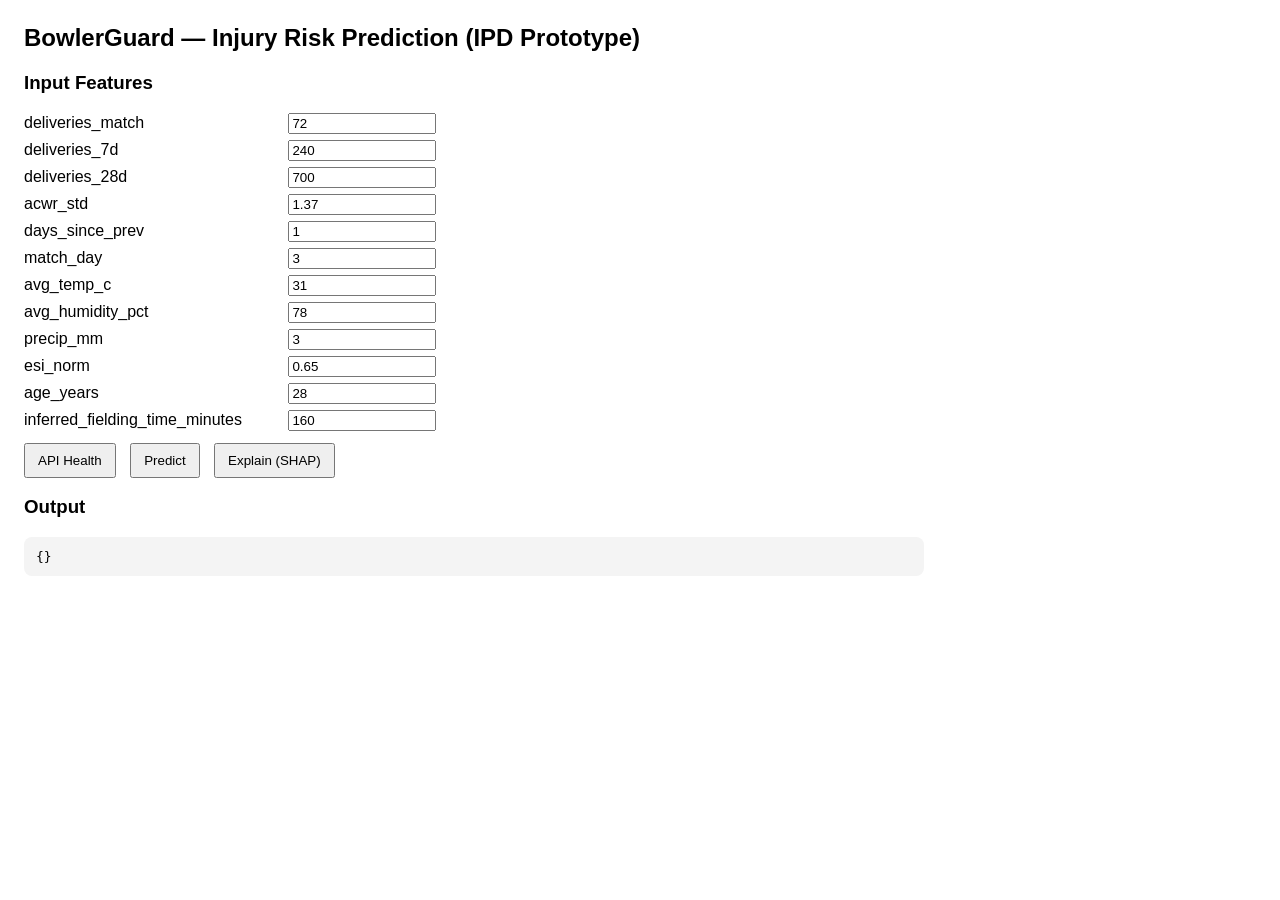
<file: .history/bowlerguard/frontend/index_20260127224508.html>
<!doctype html>
<html>
<head>
  <meta charset="utf-8"/>
  <title>BowlerGuard IPD </title>
  <style>
    body { font-family: Arial, sans-serif; margin: 24px; max-width: 900px; }
    .row { margin: 6px 0; }
    label { display:inline-block; width: 260px; }
    input { width: 140px; }
    button { margin-right: 10px; padding: 8px 12px; }
    pre { background: #f4f4f4; padding: 12px; border-radius: 8px; overflow:auto; }
    small { color: #444; }
  </style>
</head>
<body>
  <h2>BowlerGuard — Injury Risk Prediction (IPD Prototype)</h2>
  
  <h3>Input Features</h3>
  <div id="form"></div>

  <div style="margin-top:12px;">
    <button onclick="health()">API Health</button>
    <button onclick="predict()">Predict</button>
    <button onclick="explain()">Explain (SHAP)</button>
  </div>

  <h3>Output</h3>
  <pre id="out">{}</pre>

<script>
const API = "http://localhost:5000";

const featureCols = [
 "deliveries_match","deliveries_7d","deliveries_28d","acwr_std","days_since_prev",
 "match_day","avg_temp_c","avg_humidity_pct","precip_mm","esi_norm",
 "age_years","inferred_fielding_time_minutes"
];


const defaults = {
 "deliveries_match": 72,
 "deliveries_7d": 240,
 "deliveries_28d": 700,
 "acwr_std": 1.37,
 "days_since_prev": 1,
 "match_day": 3,
 "avg_temp_c": 31,
 "avg_humidity_pct": 78,
 "precip_mm": 3,
 "esi_norm": 0.65,
 "age_years": 28,
 "inferred_fielding_time_minutes": 160
};

const container = document.getElementById("form");
featureCols.forEach(c => {
  const div = document.createElement("div");
  div.className = "row";
  div.innerHTML = `
    <label>${c}</label>
    <input id="${c}" value="${defaults[c] ?? 0}">
  `;
  container.appendChild(div);
});

function buildPayload(){
  const payload = {};
  featureCols.forEach(c => payload[c] = Number(document.getElementById(c).value));
  return payload;
}

function show(obj){
  document.getElementById("out").textContent = JSON.stringify(obj, null, 2);
}

async function health(){
  const r = await fetch(API + "/health");
  show(await r.json());
}

async function predict(){
  const payload = buildPayload();
  const r = await fetch(API + "/predict", {
    method:"POST",
    headers:{"Content-Type":"application/json"},
    body: JSON.stringify(payload)
  });
  show(await r.json());
}

async function explain(){
  const payload = buildPayload();
  const r = await fetch(API + "/explain", {
    method:"POST",
    headers:{"Content-Type":"application/json"},
    body: JSON.stringify(payload)
  });
  show(await r.json());
}
</script>
</body>
</html>
</file>
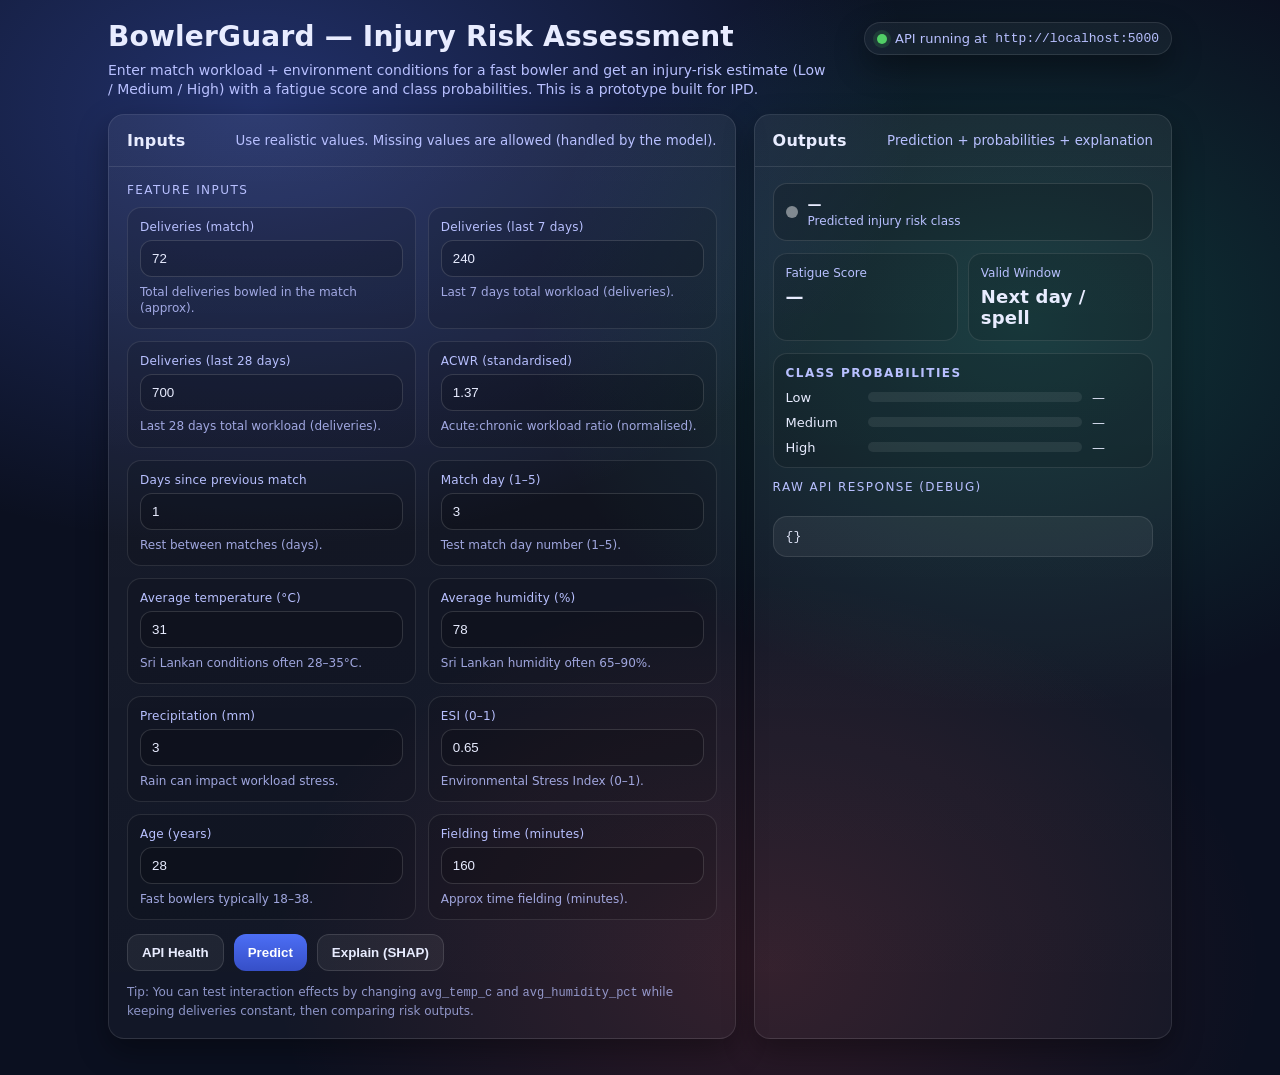
<file: .history/bowlerguard/frontend/index_20260222204925.html>
<!doctype html>
<html>
<head>
  <meta charset="utf-8"/>
  <meta name="viewport" content="width=device-width, initial-scale=1"/>
  <title>BowlerGuard</title>

  <style>
    :root{
      --bg:#0b1020;
      --card:#111a33;
      --card2:#0f1730;
      --text:#e8ecff;
      --muted:#b8c0ff;
      --line:rgba(255,255,255,.10);
      --shadow: 0 12px 30px rgba(0,0,0,.35);
      --radius:16px;

      --low:#20c997;
      --med:#f59f00;
      --high:#fa5252;
      --btn:#4c6ef5;
      --btn2:#364fc7;
    }

    *{ box-sizing:border-box; }
    body{
      margin:0;
      font-family: ui-sans-serif, system-ui, -apple-system, Segoe UI, Roboto, Helvetica, Arial;
      background: radial-gradient(1200px 800px at 20% 10%, rgba(76,110,245,.35), transparent 55%),
                  radial-gradient(900px 700px at 80% 30%, rgba(32,201,151,.20), transparent 55%),
                  radial-gradient(900px 700px at 60% 90%, rgba(250,82,82,.15), transparent 55%),
                  var(--bg);
      color:var(--text);
      min-height:100vh;
    }

    .wrap{
      max-width:1100px;
      margin:0 auto;
      padding:22px 18px 36px;
    }

    .header{
      display:flex;
      align-items:flex-start;
      justify-content:space-between;
      gap:16px;
      margin-bottom:14px;
    }

    .brand h1{
      margin:0;
      font-size:28px;
      line-height:1.1;
      letter-spacing:.2px;
    }
    .brand p{
      margin:8px 0 0;
      color:var(--muted);
      font-size:14px;
      line-height:1.4;
      max-width: 720px;
    }

    .pill{
      display:inline-flex;
      align-items:center;
      gap:8px;
      padding:8px 12px;
      border:1px solid var(--line);
      border-radius:999px;
      background:rgba(255,255,255,.04);
      box-shadow: var(--shadow);
      font-size:13px;
      color:var(--muted);
      white-space:nowrap;
    }
    .dot{
      width:10px;height:10px;border-radius:50%;
      background: #51cf66;
      box-shadow: 0 0 0 4px rgba(81,207,102,.15);
    }

    .grid{
      display:grid;
      grid-template-columns: 1.2fr .8fr;
      gap:18px;
      margin-top:14px;
    }
    @media (max-width: 980px){
      .grid{ grid-template-columns:1fr; }
      .pill{ display:none; }
    }

    .card{
      background: linear-gradient(180deg, rgba(255,255,255,.06), rgba(255,255,255,.03));
      border:1px solid var(--line);
      border-radius: var(--radius);
      box-shadow: var(--shadow);
      overflow:hidden;
    }
    .card-h{
      padding:16px 18px;
      border-bottom:1px solid var(--line);
      display:flex;
      align-items:center;
      justify-content:space-between;
      gap:12px;
    }
    .card-h h2{
      margin:0;
      font-size:16px;
      letter-spacing:.2px;
    }
    .card-h small{ color:var(--muted); }

    .card-b{ padding:16px 18px 18px; }

    .section-title{
      margin:0 0 10px;
      font-size:12px;
      color:var(--muted);
      text-transform:uppercase;
      letter-spacing:.12em;
    }

    /* Form layout */
    #form{
      display:grid;
      grid-template-columns: repeat(2, minmax(0, 1fr));
      gap:12px;
    }
    @media (max-width: 720px){
      #form{ grid-template-columns:1fr; }
    }

    .row{
      padding:12px;
      border-radius:14px;
      border:1px solid rgba(255,255,255,.10);
      background: rgba(0,0,0,.12);
    }

    label{
      display:block;
      width:auto;
      font-size:12px;
      color:var(--muted);
      margin:0 0 6px;
      letter-spacing:.2px;
    }

    input{
      width:100%;
      padding:10px 11px;
      border-radius:12px;
      border:1px solid rgba(255,255,255,.14);
      background: rgba(0,0,0,.15);
      color:var(--text);
      outline:none;
    }
    input:focus{
      border-color: rgba(76,110,245,.75);
      box-shadow: 0 0 0 4px rgba(76,110,245,.18);
    }

    .hint{
      margin-top:7px;
      font-size:12px;
      color:rgba(184,192,255,.85);
      line-height:1.35;
    }

    .actions{
      display:flex;
      gap:10px;
      flex-wrap:wrap;
      margin-top:14px;
    }

    button{
      border:0;
      border-radius:12px;
      padding:10px 14px;
      font-weight:700;
      cursor:pointer;
      transition:.15s ease;
    }
    .btn-primary{
      background: linear-gradient(180deg, var(--btn), var(--btn2));
      color:white;
    }
    .btn-primary:hover{ transform: translateY(-1px); filter:brightness(1.05); }
    .btn-ghost{
      background: rgba(255,255,255,.06);
      color:var(--text);
      border:1px solid rgba(255,255,255,.12);
    }
    .btn-ghost:hover{ filter:brightness(1.08); }

    /* Results */
    .results{
      display:flex;
      flex-direction:column;
      gap:12px;
    }
    .risk-badge{
      display:flex;
      align-items:center;
      gap:10px;
      padding:12px;
      border-radius:14px;
      border:1px solid rgba(255,255,255,.12);
      background: rgba(0,0,0,.16);
    }
    .badge-dot{
      width:12px;height:12px;border-radius:50%;
      background: rgba(255,255,255,.45);
    }
    .risk-badge.low  .badge-dot{ background: var(--low);  box-shadow:0 0 0 5px rgba(32,201,151,.16); }
    .risk-badge.med  .badge-dot{ background: var(--med);  box-shadow:0 0 0 5px rgba(245,159,0,.16); }
    .risk-badge.high .badge-dot{ background: var(--high); box-shadow:0 0 0 5px rgba(250,82,82,.16); }

    .risk-title{ font-size:14px; font-weight:800; margin:0; }
    .risk-sub{ font-size:12px; color:var(--muted); margin:2px 0 0; }

    .kpi{
      display:grid;
      grid-template-columns: 1fr 1fr;
      gap:10px;
    }
    .kpi .box{
      padding:12px;
      border-radius:14px;
      border:1px solid rgba(255,255,255,.10);
      background: rgba(0,0,0,.12);
    }
    .kpi .k{ font-size:12px; color:var(--muted); margin-bottom:6px; }
    .kpi .v{ font-size:18px; font-weight:900; letter-spacing:.2px; }

    .prob{
      border:1px solid rgba(255,255,255,.10);
      background: rgba(0,0,0,.12);
      border-radius:14px;
      padding:12px;
    }
    .prob h3{
      margin:0 0 10px;
      font-size:12px;
      color:var(--muted);
      text-transform:uppercase;
      letter-spacing:.12em;
    }
    .bar{
      display:grid;
      grid-template-columns: 72px 1fr 48px;
      gap:10px;
      align-items:center;
      margin-bottom:10px;
      font-size:13px;
    }
    .bar:last-child{ margin-bottom:0; }
    .track{
      height:10px;
      border-radius:999px;
      background: rgba(255,255,255,.08);
      overflow:hidden;
    }
    .fill{
      height:100%;
      border-radius:999px;
      width:0%;
      background: var(--btn);
    }
    .mono{
      font-family: ui-monospace, SFMono-Regular, Menlo, Monaco, Consolas, "Liberation Mono", "Courier New", monospace;
    }

    pre{
      margin:0;
      background: rgba(255,255,255,.06);
      border:1px solid rgba(255,255,255,.10);
      padding:12px;
      border-radius:14px;
      overflow:auto;
      color: rgba(232,236,255,.95);
    }

    .note{
      color:rgba(184,192,255,.75);
      font-size:12px;
      line-height:1.5;
      margin-top:12px;
    }
  </style>
</head>

<body>
  <div class="wrap">

    <div class="header">
      <div class="brand">
        <h1>BowlerGuard — Injury Risk Assessment</h1>
        <p>
          Enter match workload + environment conditions for a fast bowler and get an injury-risk estimate
          (Low / Medium / High) with a fatigue score and class probabilities. This is a prototype built for IPD.
        </p>
      </div>

      <div class="pill">
        <span class="dot"></span>
        API running at <span class="mono">http://localhost:5000</span>
      </div>
    </div>

    <div class="grid">

      <!-- INPUTS -->
      <div class="card">
        <div class="card-h">
          <h2>Inputs</h2>
          <small>Use realistic values. Missing values are allowed (handled by the model).</small>
        </div>
        <div class="card-b">
          <p class="section-title">Feature Inputs</p>
          <div id="form"></div>

          <div class="actions">
            <button class="btn-ghost" onclick="health()">API Health</button>
            <button class="btn-primary" onclick="predict()">Predict</button>
            <button class="btn-ghost" onclick="explain()">Explain (SHAP)</button>
          </div>

          <div class="note">
            Tip: You can test interaction effects by changing <span class="mono">avg_temp_c</span> and
            <span class="mono">avg_humidity_pct</span> while keeping deliveries constant, then comparing risk outputs.
          </div>
        </div>
      </div>

      <!-- OUTPUTS -->
      <div class="card">
        <div class="card-h">
          <h2>Outputs</h2>
          <small>Prediction + probabilities + explanation</small>
        </div>

        <div class="card-b">
          <div class="results">

            <!-- Nice summary -->
            <div class="risk-badge" id="riskBadge">
              <div class="badge-dot"></div>
              <div>
                <p class="risk-title" id="riskLabelText">—</p>
                <p class="risk-sub">Predicted injury risk class</p>
              </div>
            </div>

            <div class="kpi">
              <div class="box">
                <div class="k">Fatigue Score</div>
                <div class="v" id="fatigueText">—</div>
              </div>
              <div class="box">
                <div class="k">Valid Window</div>
                <div class="v">Next day / spell</div>
              </div>
            </div>

            <div class="prob">
              <h3>Class Probabilities</h3>

              <div class="bar">
                <div>Low</div>
                <div class="track"><div class="fill" id="pLow"></div></div>
                <div id="pLowTxt">—</div>
              </div>

              <div class="bar">
                <div>Medium</div>
                <div class="track"><div class="fill" id="pMed"></div></div>
                <div id="pMedTxt">—</div>
              </div>

              <div class="bar">
                <div>High</div>
                <div class="track"><div class="fill" id="pHigh"></div></div>
                <div id="pHighTxt">—</div>
              </div>
            </div>

            <!-- Raw JSON output kept for safety -->
            <p class="section-title">Raw API Response (debug)</p>
            <pre id="out">{}</pre>

          </div>
        </div>
      </div>

    </div>
  </div>


<script>
const API = "http://localhost:5000";

const featureCols = [
 "deliveries_match","deliveries_7d","deliveries_28d","acwr_std","days_since_prev",
 "match_day","avg_temp_c","avg_humidity_pct","precip_mm","esi_norm",
 "age_years","inferred_fielding_time_minutes"
];

const defaults = {
 "deliveries_match": 72,
 "deliveries_7d": 240,
 "deliveries_28d": 700,
 "acwr_std": 1.37,
 "days_since_prev": 1,
 "match_day": 3,
 "avg_temp_c": 31,
 "avg_humidity_pct": 78,
 "precip_mm": 3,
 "esi_norm": 0.65,
 "age_years": 28,
 "inferred_fielding_time_minutes": 160
};

// Optional friendly labels + hints (does NOT affect payload)
const pretty = {
  deliveries_match: "Deliveries (match)",
  deliveries_7d: "Deliveries (last 7 days)",
  deliveries_28d: "Deliveries (last 28 days)",
  acwr_std: "ACWR (standardised)",
  days_since_prev: "Days since previous match",
  match_day: "Match day (1–5)",
  avg_temp_c: "Average temperature (°C)",
  avg_humidity_pct: "Average humidity (%)",
  precip_mm: "Precipitation (mm)",
  esi_norm: "ESI (0–1)",
  age_years: "Age (years)",
  inferred_fielding_time_minutes: "Fielding time (minutes)"
};

const hints = {
  deliveries_match: "Total deliveries bowled in the match (approx).",
  deliveries_7d: "Last 7 days total workload (deliveries).",
  deliveries_28d: "Last 28 days total workload (deliveries).",
  acwr_std: "Acute:chronic workload ratio (normalised).",
  days_since_prev: "Rest between matches (days).",
  match_day: "Test match day number (1–5).",
  avg_temp_c: "Sri Lankan conditions often 28–35°C.",
  avg_humidity_pct: "Sri Lankan humidity often 65–90%.",
  precip_mm: "Rain can impact workload stress.",
  esi_norm: "Environmental Stress Index (0–1).",
  age_years: "Fast bowlers typically 18–38.",
  inferred_fielding_time_minutes: "Approx time fielding (minutes)."
};

const container = document.getElementById("form");
featureCols.forEach(c => {
  const div = document.createElement("div");
  div.className = "row";
  div.innerHTML = `
    <label for="${c}">${pretty[c] ?? c}</label>
    <input id="${c}" value="${defaults[c] ?? 0}" inputmode="decimal">
    <div class="hint">${hints[c] ?? ""}</div>
  `;
  container.appendChild(div);
});

function buildPayload(){
  const payload = {};
  featureCols.forEach(c => payload[c] = Number(document.getElementById(c).value));
  return payload;
}

function show(obj){
  document.getElementById("out").textContent = JSON.stringify(obj, null, 2);
}

function renderPrettyOutputs(obj){
  // Always show raw
  show(obj);

  // If API returned error
  if (obj && obj.error){
    document.getElementById("riskLabelText").innerText = "Error";
    document.getElementById("fatigueText").innerText = "—";
    document.getElementById("pLowTxt").innerText = "—";
    document.getElementById("pMedTxt").innerText = "—";
    document.getElementById("pHighTxt").innerText = "—";
    document.getElementById("pLow").style.width = "0%";
    document.getElementById("pMed").style.width = "0%";
    document.getElementById("pHigh").style.width = "0%";
    document.getElementById("riskBadge").classList.remove("low","med","high");
    return;
  }

  // Predicted label
  const label = (obj.predicted_label || "—");
  document.getElementById("riskLabelText").innerText = label;

  // Badge color
  const badge = document.getElementById("riskBadge");
  badge.classList.remove("low","med","high");
  if (label.toLowerCase() === "low") badge.classList.add("low");
  if (label.toLowerCase() === "medium") badge.classList.add("med");
  if (label.toLowerCase() === "high") badge.classList.add("high");

  // Fatigue score
  if (obj.fatigue_score !== undefined && obj.fatigue_score !== null){
    const f = Number(obj.fatigue_score);
    document.getElementById("fatigueText").innerText = isFinite(f) ? f.toFixed(1) : "—";
  } else {
    document.getElementById("fatigueText").innerText = "—";
  }

  // Probabilities
  const probs = obj.probabilities || {};
  const pLow = (probs.Low ?? 0) * 100;
  const pMed = (probs.Medium ?? 0) * 100;
  const pHigh = (probs.High ?? 0) * 100;

  document.getElementById("pLow").style.width = pLow.toFixed(0) + "%";
  document.getElementById("pMed").style.width = pMed.toFixed(0) + "%";
  document.getElementById("pHigh").style.width = pHigh.toFixed(0) + "%";

  document.getElementById("pLowTxt").innerText = pLow.toFixed(0) + "%";
  document.getElementById("pMedTxt").innerText = pMed.toFixed(0) + "%";
  document.getElementById("pHighTxt").innerText = pHigh.toFixed(0) + "%";
}

async function health(){
  const r = await fetch(API + "/health");
  renderPrettyOutputs(await r.json());
}

async function predict(){
  const payload = buildPayload();
  const r = await fetch(API + "/predict", {
    method:"POST",
    headers:{"Content-Type":"application/json"},
    body: JSON.stringify(payload)
  });
  renderPrettyOutputs(await r.json());
}

async function explain(){
  const payload = buildPayload();
  const r = await fetch(API + "/explain", {
    method:"POST",
    headers:{"Content-Type":"application/json"},
    body: JSON.stringify(payload)
  });
  // Still show raw response, but keep last prediction visuals.
  show(await r.json());
}
</script>
</body>
</html>
</file>
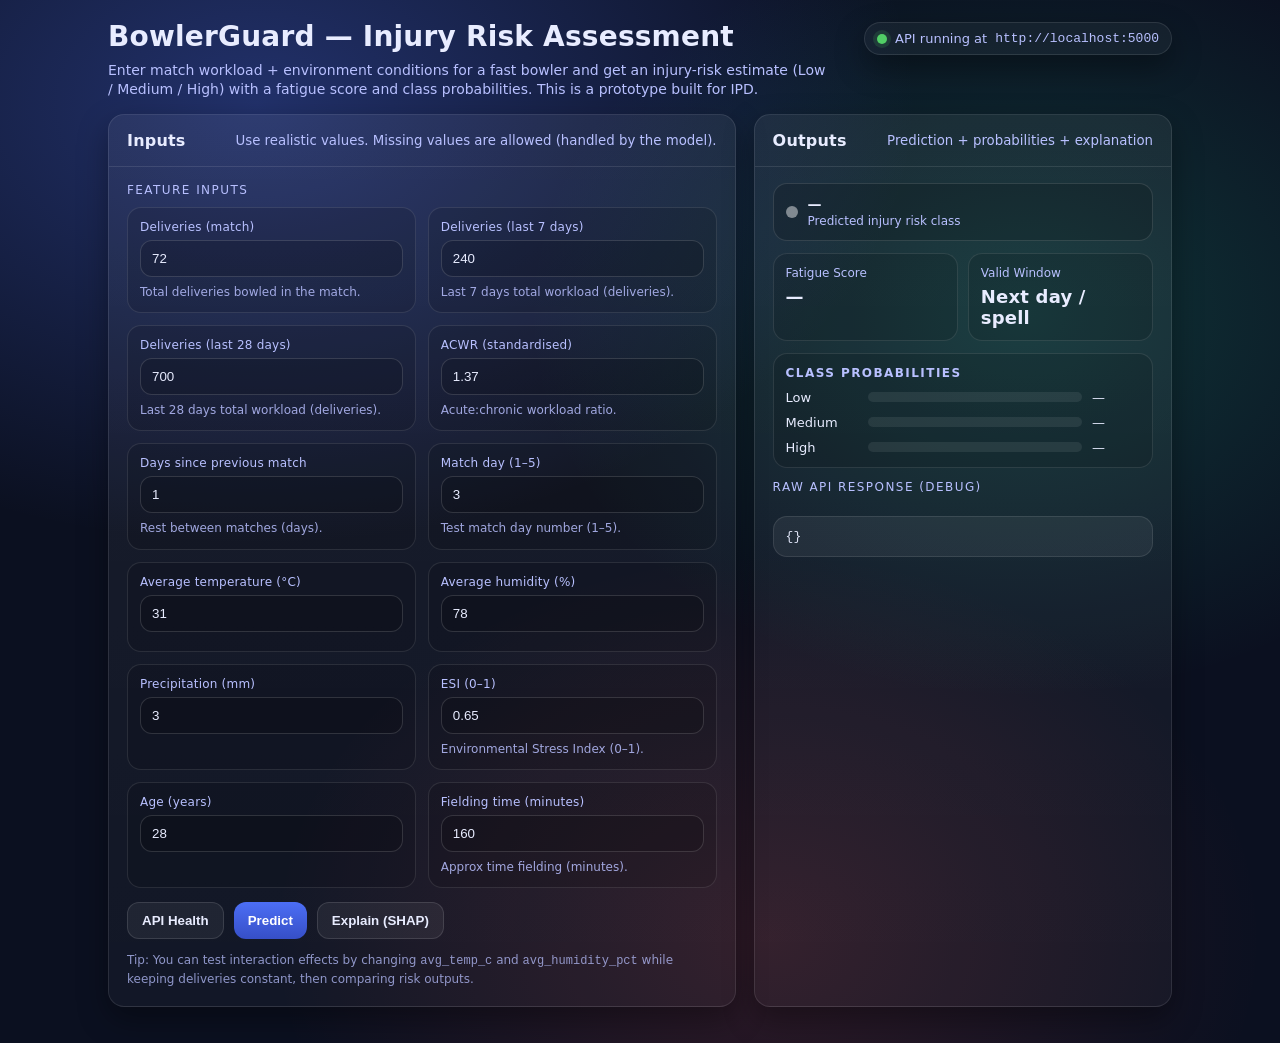
<file: .history/bowlerguard/frontend/index_20260223085357.html>
<!doctype html>
<html>
<head>
  <meta charset="utf-8"/>
  <meta name="viewport" content="width=device-width, initial-scale=1"/>
  <title>BowlerGuard</title>

  <style>
    :root{
      --bg:#0b1020;
      --card:#111a33;
      --card2:#0f1730;
      --text:#e8ecff;
      --muted:#b8c0ff;
      --line:rgba(255,255,255,.10);
      --shadow: 0 12px 30px rgba(0,0,0,.35);
      --radius:16px;

      --low:#20c997;
      --med:#f59f00;
      --high:#fa5252;
      --btn:#4c6ef5;
      --btn2:#364fc7;
    }

    *{ box-sizing:border-box; }
    body{
      margin:0;
      font-family: ui-sans-serif, system-ui, -apple-system, Segoe UI, Roboto, Helvetica, Arial;
      background: radial-gradient(1200px 800px at 20% 10%, rgba(76,110,245,.35), transparent 55%),
                  radial-gradient(900px 700px at 80% 30%, rgba(32,201,151,.20), transparent 55%),
                  radial-gradient(900px 700px at 60% 90%, rgba(250,82,82,.15), transparent 55%),
                  var(--bg);
      color:var(--text);
      min-height:100vh;
    }

    .wrap{
      max-width:1100px;
      margin:0 auto;
      padding:22px 18px 36px;
    }

    .header{
      display:flex;
      align-items:flex-start;
      justify-content:space-between;
      gap:16px;
      margin-bottom:14px;
    }

    .brand h1{
      margin:0;
      font-size:28px;
      line-height:1.1;
      letter-spacing:.2px;
    }
    .brand p{
      margin:8px 0 0;
      color:var(--muted);
      font-size:14px;
      line-height:1.4;
      max-width: 720px;
    }

    .pill{
      display:inline-flex;
      align-items:center;
      gap:8px;
      padding:8px 12px;
      border:1px solid var(--line);
      border-radius:999px;
      background:rgba(255,255,255,.04);
      box-shadow: var(--shadow);
      font-size:13px;
      color:var(--muted);
      white-space:nowrap;
    }
    .dot{
      width:10px;height:10px;border-radius:50%;
      background: #51cf66;
      box-shadow: 0 0 0 4px rgba(81,207,102,.15);
    }

    .grid{
      display:grid;
      grid-template-columns: 1.2fr .8fr;
      gap:18px;
      margin-top:14px;
    }
    @media (max-width: 980px){
      .grid{ grid-template-columns:1fr; }
      .pill{ display:none; }
    }

    .card{
      background: linear-gradient(180deg, rgba(255,255,255,.06), rgba(255,255,255,.03));
      border:1px solid var(--line);
      border-radius: var(--radius);
      box-shadow: var(--shadow);
      overflow:hidden;
    }
    .card-h{
      padding:16px 18px;
      border-bottom:1px solid var(--line);
      display:flex;
      align-items:center;
      justify-content:space-between;
      gap:12px;
    }
    .card-h h2{
      margin:0;
      font-size:16px;
      letter-spacing:.2px;
    }
    .card-h small{ color:var(--muted); }

    .card-b{ padding:16px 18px 18px; }

    .section-title{
      margin:0 0 10px;
      font-size:12px;
      color:var(--muted);
      text-transform:uppercase;
      letter-spacing:.12em;
    }

    
    #form{
      display:grid;
      grid-template-columns: repeat(2, minmax(0, 1fr));
      gap:12px;
    }
    @media (max-width: 720px){
      #form{ grid-template-columns:1fr; }
    }

    .row{
      padding:12px;
      border-radius:14px;
      border:1px solid rgba(255,255,255,.10);
      background: rgba(0,0,0,.12);
    }

    label{
      display:block;
      width:auto;
      font-size:12px;
      color:var(--muted);
      margin:0 0 6px;
      letter-spacing:.2px;
    }

    input{
      width:100%;
      padding:10px 11px;
      border-radius:12px;
      border:1px solid rgba(255,255,255,.14);
      background: rgba(0,0,0,.15);
      color:var(--text);
      outline:none;
    }
    input:focus{
      border-color: rgba(76,110,245,.75);
      box-shadow: 0 0 0 4px rgba(76,110,245,.18);
    }

    .hint{
      margin-top:7px;
      font-size:12px;
      color:rgba(184,192,255,.85);
      line-height:1.35;
    }

    .actions{
      display:flex;
      gap:10px;
      flex-wrap:wrap;
      margin-top:14px;
    }

    button{
      border:0;
      border-radius:12px;
      padding:10px 14px;
      font-weight:700;
      cursor:pointer;
      transition:.15s ease;
    }
    .btn-primary{
      background: linear-gradient(180deg, var(--btn), var(--btn2));
      color:white;
    }
    .btn-primary:hover{ transform: translateY(-1px); filter:brightness(1.05); }
    .btn-ghost{
      background: rgba(255,255,255,.06);
      color:var(--text);
      border:1px solid rgba(255,255,255,.12);
    }
    .btn-ghost:hover{ filter:brightness(1.08); }

    
    .results{
      display:flex;
      flex-direction:column;
      gap:12px;
    }
    .risk-badge{
      display:flex;
      align-items:center;
      gap:10px;
      padding:12px;
      border-radius:14px;
      border:1px solid rgba(255,255,255,.12);
      background: rgba(0,0,0,.16);
    }
    .badge-dot{
      width:12px;height:12px;border-radius:50%;
      background: rgba(255,255,255,.45);
    }
    .risk-badge.low  .badge-dot{ background: var(--low);  box-shadow:0 0 0 5px rgba(32,201,151,.16); }
    .risk-badge.med  .badge-dot{ background: var(--med);  box-shadow:0 0 0 5px rgba(245,159,0,.16); }
    .risk-badge.high .badge-dot{ background: var(--high); box-shadow:0 0 0 5px rgba(250,82,82,.16); }

    .risk-title{ font-size:14px; font-weight:800; margin:0; }
    .risk-sub{ font-size:12px; color:var(--muted); margin:2px 0 0; }

    .kpi{
      display:grid;
      grid-template-columns: 1fr 1fr;
      gap:10px;
    }
    .kpi .box{
      padding:12px;
      border-radius:14px;
      border:1px solid rgba(255,255,255,.10);
      background: rgba(0,0,0,.12);
    }
    .kpi .k{ font-size:12px; color:var(--muted); margin-bottom:6px; }
    .kpi .v{ font-size:18px; font-weight:900; letter-spacing:.2px; }

    .prob{
      border:1px solid rgba(255,255,255,.10);
      background: rgba(0,0,0,.12);
      border-radius:14px;
      padding:12px;
    }
    .prob h3{
      margin:0 0 10px;
      font-size:12px;
      color:var(--muted);
      text-transform:uppercase;
      letter-spacing:.12em;
    }
    .bar{
      display:grid;
      grid-template-columns: 72px 1fr 48px;
      gap:10px;
      align-items:center;
      margin-bottom:10px;
      font-size:13px;
    }
    .bar:last-child{ margin-bottom:0; }
    .track{
      height:10px;
      border-radius:999px;
      background: rgba(255,255,255,.08);
      overflow:hidden;
    }
    .fill{
      height:100%;
      border-radius:999px;
      width:0%;
      background: var(--btn);
    }
    .mono{
      font-family: ui-monospace, SFMono-Regular, Menlo, Monaco, Consolas, "Liberation Mono", "Courier New", monospace;
    }

    pre{
      margin:0;
      background: rgba(255,255,255,.06);
      border:1px solid rgba(255,255,255,.10);
      padding:12px;
      border-radius:14px;
      overflow:auto;
      color: rgba(232,236,255,.95);
    }

    .note{
      color:rgba(184,192,255,.75);
      font-size:12px;
      line-height:1.5;
      margin-top:12px;
    }
  </style>
</head>

<body>
  <div class="wrap">

    <div class="header">
      <div class="brand">
        <h1>BowlerGuard — Injury Risk Assessment</h1>
        <p>
          Enter match workload + environment conditions for a fast bowler and get an injury-risk estimate
          (Low / Medium / High) with a fatigue score and class probabilities. This is a prototype built for IPD.
        </p>
      </div>

      <div class="pill">
        <span class="dot"></span>
        API running at <span class="mono">http://localhost:5000</span>
      </div>
    </div>

    <div class="grid">

      
      <div class="card">
        <div class="card-h">
          <h2>Inputs</h2>
          <small>Use realistic values. Missing values are allowed (handled by the model).</small>
        </div>
        <div class="card-b">
          <p class="section-title">Feature Inputs</p>
          <div id="form"></div>

          <div class="actions">
            <button class="btn-ghost" onclick="health()">API Health</button>
            <button class="btn-primary" onclick="predict()">Predict</button>
            <button class="btn-ghost" onclick="explain()">Explain (SHAP)</button>
          </div>

          <div class="note">
            Tip: You can test interaction effects by changing <span class="mono">avg_temp_c</span> and
            <span class="mono">avg_humidity_pct</span> while keeping deliveries constant, then comparing risk outputs.
          </div>
        </div>
      </div>

      <!-- OUTPUTS -->
      <div class="card">
        <div class="card-h">
          <h2>Outputs</h2>
          <small>Prediction + probabilities + explanation</small>
        </div>

        <div class="card-b">
          <div class="results">

            <!-- Nice summary -->
            <div class="risk-badge" id="riskBadge">
              <div class="badge-dot"></div>
              <div>
                <p class="risk-title" id="riskLabelText">—</p>
                <p class="risk-sub">Predicted injury risk class</p>
              </div>
            </div>

            <div class="kpi">
              <div class="box">
                <div class="k">Fatigue Score</div>
                <div class="v" id="fatigueText">—</div>
              </div>
              <div class="box">
                <div class="k">Valid Window</div>
                <div class="v">Next day / spell</div>
              </div>
            </div>

            <div class="prob">
              <h3>Class Probabilities</h3>

              <div class="bar">
                <div>Low</div>
                <div class="track"><div class="fill" id="pLow"></div></div>
                <div id="pLowTxt">—</div>
              </div>

              <div class="bar">
                <div>Medium</div>
                <div class="track"><div class="fill" id="pMed"></div></div>
                <div id="pMedTxt">—</div>
              </div>

              <div class="bar">
                <div>High</div>
                <div class="track"><div class="fill" id="pHigh"></div></div>
                <div id="pHighTxt">—</div>
              </div>
            </div>

            <!-- Raw JSON output kept for safety -->
            <p class="section-title">Raw API Response (debug)</p>
            <pre id="out">{}</pre>

          </div>
        </div>
      </div>

    </div>
  </div>


<script>
const API = "http://localhost:5000";

const featureCols = [
 "deliveries_match","deliveries_7d","deliveries_28d","acwr_std","days_since_prev",
 "match_day","avg_temp_c","avg_humidity_pct","precip_mm","esi_norm",
 "age_years","inferred_fielding_time_minutes"
];

const defaults = {
 "deliveries_match": 72,
 "deliveries_7d": 240,
 "deliveries_28d": 700,
 "acwr_std": 1.37,
 "days_since_prev": 1,
 "match_day": 3,
 "avg_temp_c": 31,
 "avg_humidity_pct": 78,
 "precip_mm": 3,
 "esi_norm": 0.65,
 "age_years": 28,
 "inferred_fielding_time_minutes": 160
};


const pretty = {
  deliveries_match: "Deliveries (match)",
  deliveries_7d: "Deliveries (last 7 days)",
  deliveries_28d: "Deliveries (last 28 days)",
  acwr_std: "ACWR (standardised)",
  days_since_prev: "Days since previous match",
  match_day: "Match day (1–5)",
  avg_temp_c: "Average temperature (°C)",
  avg_humidity_pct: "Average humidity (%)",
  precip_mm: "Precipitation (mm)",
  esi_norm: "ESI (0–1)",
  age_years: "Age (years)",
  inferred_fielding_time_minutes: "Fielding time (minutes)"
};

const hints = {
  deliveries_match: "Total deliveries bowled in the match.",
  deliveries_7d: "Last 7 days total workload (deliveries).",
  deliveries_28d: "Last 28 days total workload (deliveries).",
  acwr_std: "Acute:chronic workload ratio.",
  days_since_prev: "Rest between matches (days).",
  match_day: "Test match day number (1–5).",
  esi_norm: "Environmental Stress Index (0–1).",
  inferred_fielding_time_minutes: "Approx time fielding (minutes)."
};

const container = document.getElementById("form");
featureCols.forEach(c => {
  const div = document.createElement("div");
  div.className = "row";
  div.innerHTML = `
    <label for="${c}">${pretty[c] ?? c}</label>
    <input id="${c}" value="${defaults[c] ?? 0}" inputmode="decimal">
    <div class="hint">${hints[c] ?? ""}</div>
  `;
  container.appendChild(div);
});

function buildPayload(){
  const payload = {};
  featureCols.forEach(c => payload[c] = Number(document.getElementById(c).value));
  return payload;
}

function show(obj){
  document.getElementById("out").textContent = JSON.stringify(obj, null, 2);
}

function renderPrettyOutputs(obj){
  // Always show raw
  show(obj);

  // If API returned error
  if (obj && obj.error){
    document.getElementById("riskLabelText").innerText = "Error";
    document.getElementById("fatigueText").innerText = "—";
    document.getElementById("pLowTxt").innerText = "—";
    document.getElementById("pMedTxt").innerText = "—";
    document.getElementById("pHighTxt").innerText = "—";
    document.getElementById("pLow").style.width = "0%";
    document.getElementById("pMed").style.width = "0%";
    document.getElementById("pHigh").style.width = "0%";
    document.getElementById("riskBadge").classList.remove("low","med","high");
    return;
  }

  // Predicted label
  const label = (obj.predicted_label || "—");
  document.getElementById("riskLabelText").innerText = label;

  // Badge color
  const badge = document.getElementById("riskBadge");
  badge.classList.remove("low","med","high");
  if (label.toLowerCase() === "low") badge.classList.add("low");
  if (label.toLowerCase() === "medium") badge.classList.add("med");
  if (label.toLowerCase() === "high") badge.classList.add("high");

  // Fatigue score
  if (obj.fatigue_score !== undefined && obj.fatigue_score !== null){
    const f = Number(obj.fatigue_score);
    document.getElementById("fatigueText").innerText = isFinite(f) ? f.toFixed(1) : "—";
  } else {
    document.getElementById("fatigueText").innerText = "—";
  }

  // Probabilities
  const probs = obj.probabilities || {};
  const pLow = (probs.Low ?? 0) * 100;
  const pMed = (probs.Medium ?? 0) * 100;
  const pHigh = (probs.High ?? 0) * 100;

  document.getElementById("pLow").style.width = pLow.toFixed(0) + "%";
  document.getElementById("pMed").style.width = pMed.toFixed(0) + "%";
  document.getElementById("pHigh").style.width = pHigh.toFixed(0) + "%";

  document.getElementById("pLowTxt").innerText = pLow.toFixed(0) + "%";
  document.getElementById("pMedTxt").innerText = pMed.toFixed(0) + "%";
  document.getElementById("pHighTxt").innerText = pHigh.toFixed(0) + "%";
}

async function health(){
  const r = await fetch(API + "/health");
  renderPrettyOutputs(await r.json());
}

async function predict(){
  const payload = buildPayload();
  const r = await fetch(API + "/predict", {
    method:"POST",
    headers:{"Content-Type":"application/json"},
    body: JSON.stringify(payload)
  });
  renderPrettyOutputs(await r.json());
}

async function explain(){
  const payload = buildPayload();
  const r = await fetch(API + "/explain", {
    method:"POST",
    headers:{"Content-Type":"application/json"},
    body: JSON.stringify(payload)
  });
  // Still show raw response, but keep last prediction visuals.
  show(await r.json());
}
</script>
</body>
</html>
</file>
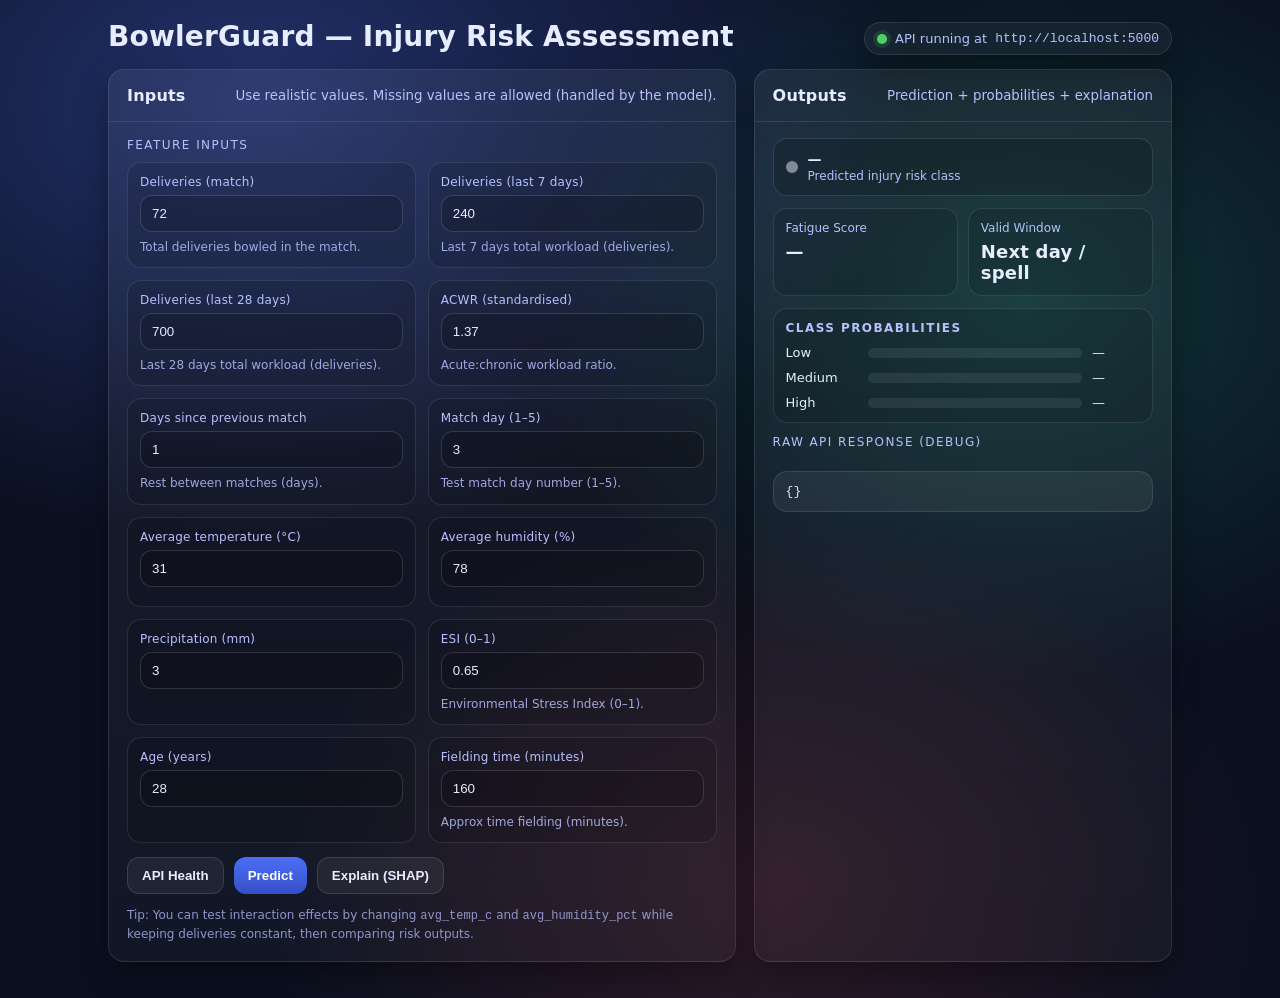
<file: .history/bowlerguard/frontend/index_20260223085836.html>
<!doctype html>
<html>
<head>
  <meta charset="utf-8"/>
  <meta name="viewport" content="width=device-width, initial-scale=1"/>
  <title>BowlerGuard</title>

  <style>
    :root{
      --bg:#0b1020;
      --card:#111a33;
      --card2:#0f1730;
      --text:#e8ecff;
      --muted:#b8c0ff;
      --line:rgba(255,255,255,.10);
      --shadow: 0 12px 30px rgba(0,0,0,.35);
      --radius:16px;

      --low:#20c997;
      --med:#f59f00;
      --high:#fa5252;
      --btn:#4c6ef5;
      --btn2:#364fc7;
    }

    *{ box-sizing:border-box; }
    body{
      margin:0;
      font-family: ui-sans-serif, system-ui, -apple-system, Segoe UI, Roboto, Helvetica, Arial;
      background: radial-gradient(1200px 800px at 20% 10%, rgba(76,110,245,.35), transparent 55%),
                  radial-gradient(900px 700px at 80% 30%, rgba(32,201,151,.20), transparent 55%),
                  radial-gradient(900px 700px at 60% 90%, rgba(250,82,82,.15), transparent 55%),
                  var(--bg);
      color:var(--text);
      min-height:100vh;
    }

    .wrap{
      max-width:1100px;
      margin:0 auto;
      padding:22px 18px 36px;
    }

    .header{
      display:flex;
      align-items:flex-start;
      justify-content:space-between;
      gap:16px;
      margin-bottom:14px;
    }

    .brand h1{
      margin:0;
      font-size:28px;
      line-height:1.1;
      letter-spacing:.2px;
    }
    .brand p{
      margin:8px 0 0;
      color:var(--muted);
      font-size:14px;
      line-height:1.4;
      max-width: 720px;
    }

    .pill{
      display:inline-flex;
      align-items:center;
      gap:8px;
      padding:8px 12px;
      border:1px solid var(--line);
      border-radius:999px;
      background:rgba(255,255,255,.04);
      box-shadow: var(--shadow);
      font-size:13px;
      color:var(--muted);
      white-space:nowrap;
    }
    .dot{
      width:10px;height:10px;border-radius:50%;
      background: #51cf66;
      box-shadow: 0 0 0 4px rgba(81,207,102,.15);
    }

    .grid{
      display:grid;
      grid-template-columns: 1.2fr .8fr;
      gap:18px;
      margin-top:14px;
    }
    @media (max-width: 980px){
      .grid{ grid-template-columns:1fr; }
      .pill{ display:none; }
    }

    .card{
      background: linear-gradient(180deg, rgba(255,255,255,.06), rgba(255,255,255,.03));
      border:1px solid var(--line);
      border-radius: var(--radius);
      box-shadow: var(--shadow);
      overflow:hidden;
    }
    .card-h{
      padding:16px 18px;
      border-bottom:1px solid var(--line);
      display:flex;
      align-items:center;
      justify-content:space-between;
      gap:12px;
    }
    .card-h h2{
      margin:0;
      font-size:16px;
      letter-spacing:.2px;
    }
    .card-h small{ color:var(--muted); }

    .card-b{ padding:16px 18px 18px; }

    .section-title{
      margin:0 0 10px;
      font-size:12px;
      color:var(--muted);
      text-transform:uppercase;
      letter-spacing:.12em;
    }

    
    #form{
      display:grid;
      grid-template-columns: repeat(2, minmax(0, 1fr));
      gap:12px;
    }
    @media (max-width: 720px){
      #form{ grid-template-columns:1fr; }
    }

    .row{
      padding:12px;
      border-radius:14px;
      border:1px solid rgba(255,255,255,.10);
      background: rgba(0,0,0,.12);
    }

    label{
      display:block;
      width:auto;
      font-size:12px;
      color:var(--muted);
      margin:0 0 6px;
      letter-spacing:.2px;
    }

    input{
      width:100%;
      padding:10px 11px;
      border-radius:12px;
      border:1px solid rgba(255,255,255,.14);
      background: rgba(0,0,0,.15);
      color:var(--text);
      outline:none;
    }
    input:focus{
      border-color: rgba(76,110,245,.75);
      box-shadow: 0 0 0 4px rgba(76,110,245,.18);
    }

    .hint{
      margin-top:7px;
      font-size:12px;
      color:rgba(184,192,255,.85);
      line-height:1.35;
    }

    .actions{
      display:flex;
      gap:10px;
      flex-wrap:wrap;
      margin-top:14px;
    }

    button{
      border:0;
      border-radius:12px;
      padding:10px 14px;
      font-weight:700;
      cursor:pointer;
      transition:.15s ease;
    }
    .btn-primary{
      background: linear-gradient(180deg, var(--btn), var(--btn2));
      color:white;
    }
    .btn-primary:hover{ transform: translateY(-1px); filter:brightness(1.05); }
    .btn-ghost{
      background: rgba(255,255,255,.06);
      color:var(--text);
      border:1px solid rgba(255,255,255,.12);
    }
    .btn-ghost:hover{ filter:brightness(1.08); }

    
    .results{
      display:flex;
      flex-direction:column;
      gap:12px;
    }
    .risk-badge{
      display:flex;
      align-items:center;
      gap:10px;
      padding:12px;
      border-radius:14px;
      border:1px solid rgba(255,255,255,.12);
      background: rgba(0,0,0,.16);
    }
    .badge-dot{
      width:12px;height:12px;border-radius:50%;
      background: rgba(255,255,255,.45);
    }
    .risk-badge.low  .badge-dot{ background: var(--low);  box-shadow:0 0 0 5px rgba(32,201,151,.16); }
    .risk-badge.med  .badge-dot{ background: var(--med);  box-shadow:0 0 0 5px rgba(245,159,0,.16); }
    .risk-badge.high .badge-dot{ background: var(--high); box-shadow:0 0 0 5px rgba(250,82,82,.16); }

    .risk-title{ font-size:14px; font-weight:800; margin:0; }
    .risk-sub{ font-size:12px; color:var(--muted); margin:2px 0 0; }

    .kpi{
      display:grid;
      grid-template-columns: 1fr 1fr;
      gap:10px;
    }
    .kpi .box{
      padding:12px;
      border-radius:14px;
      border:1px solid rgba(255,255,255,.10);
      background: rgba(0,0,0,.12);
    }
    .kpi .k{ font-size:12px; color:var(--muted); margin-bottom:6px; }
    .kpi .v{ font-size:18px; font-weight:900; letter-spacing:.2px; }

    .prob{
      border:1px solid rgba(255,255,255,.10);
      background: rgba(0,0,0,.12);
      border-radius:14px;
      padding:12px;
    }
    .prob h3{
      margin:0 0 10px;
      font-size:12px;
      color:var(--muted);
      text-transform:uppercase;
      letter-spacing:.12em;
    }
    .bar{
      display:grid;
      grid-template-columns: 72px 1fr 48px;
      gap:10px;
      align-items:center;
      margin-bottom:10px;
      font-size:13px;
    }
    .bar:last-child{ margin-bottom:0; }
    .track{
      height:10px;
      border-radius:999px;
      background: rgba(255,255,255,.08);
      overflow:hidden;
    }
    .fill{
      height:100%;
      border-radius:999px;
      width:0%;
      background: var(--btn);
    }
    .mono{
      font-family: ui-monospace, SFMono-Regular, Menlo, Monaco, Consolas, "Liberation Mono", "Courier New", monospace;
    }

    pre{
      margin:0;
      background: rgba(255,255,255,.06);
      border:1px solid rgba(255,255,255,.10);
      padding:12px;
      border-radius:14px;
      overflow:auto;
      color: rgba(232,236,255,.95);
    }

    .note{
      color:rgba(184,192,255,.75);
      font-size:12px;
      line-height:1.5;
      margin-top:12px;
    }
  </style>
</head>

<body>
  <div class="wrap">

    <div class="header">
      <div class="brand">
        <h1>BowlerGuard — Injury Risk Assessment</h1>
        
      </div>

      <div class="pill">
        <span class="dot"></span>
        API running at <span class="mono">http://localhost:5000</span>
      </div>
    </div>

    <div class="grid">

      
      <div class="card">
        <div class="card-h">
          <h2>Inputs</h2>
          <small>Use realistic values. Missing values are allowed (handled by the model).</small>
        </div>
        <div class="card-b">
          <p class="section-title">Feature Inputs</p>
          <div id="form"></div>

          <div class="actions">
            <button class="btn-ghost" onclick="health()">API Health</button>
            <button class="btn-primary" onclick="predict()">Predict</button>
            <button class="btn-ghost" onclick="explain()">Explain (SHAP)</button>
          </div>

          <div class="note">
            Tip: You can test interaction effects by changing <span class="mono">avg_temp_c</span> and
            <span class="mono">avg_humidity_pct</span> while keeping deliveries constant, then comparing risk outputs.
          </div>
        </div>
      </div>

      
      <div class="card">
        <div class="card-h">
          <h2>Outputs</h2>
          <small>Prediction + probabilities + explanation</small>
        </div>

        <div class="card-b">
          <div class="results">

            
            <div class="risk-badge" id="riskBadge">
              <div class="badge-dot"></div>
              <div>
                <p class="risk-title" id="riskLabelText">—</p>
                <p class="risk-sub">Predicted injury risk class</p>
              </div>
            </div>

            <div class="kpi">
              <div class="box">
                <div class="k">Fatigue Score</div>
                <div class="v" id="fatigueText">—</div>
              </div>
              <div class="box">
                <div class="k">Valid Window</div>
                <div class="v">Next day / spell</div>
              </div>
            </div>

            <div class="prob">
              <h3>Class Probabilities</h3>

              <div class="bar">
                <div>Low</div>
                <div class="track"><div class="fill" id="pLow"></div></div>
                <div id="pLowTxt">—</div>
              </div>

              <div class="bar">
                <div>Medium</div>
                <div class="track"><div class="fill" id="pMed"></div></div>
                <div id="pMedTxt">—</div>
              </div>

              <div class="bar">
                <div>High</div>
                <div class="track"><div class="fill" id="pHigh"></div></div>
                <div id="pHighTxt">—</div>
              </div>
            </div>

            <!-- Raw JSON output kept for safety -->
            <p class="section-title">Raw API Response (debug)</p>
            <pre id="out">{}</pre>

          </div>
        </div>
      </div>

    </div>
  </div>


<script>
const API = "http://localhost:5000";

const featureCols = [
 "deliveries_match","deliveries_7d","deliveries_28d","acwr_std","days_since_prev",
 "match_day","avg_temp_c","avg_humidity_pct","precip_mm","esi_norm",
 "age_years","inferred_fielding_time_minutes"
];

const defaults = {
 "deliveries_match": 72,
 "deliveries_7d": 240,
 "deliveries_28d": 700,
 "acwr_std": 1.37,
 "days_since_prev": 1,
 "match_day": 3,
 "avg_temp_c": 31,
 "avg_humidity_pct": 78,
 "precip_mm": 3,
 "esi_norm": 0.65,
 "age_years": 28,
 "inferred_fielding_time_minutes": 160
};


const pretty = {
  deliveries_match: "Deliveries (match)",
  deliveries_7d: "Deliveries (last 7 days)",
  deliveries_28d: "Deliveries (last 28 days)",
  acwr_std: "ACWR (standardised)",
  days_since_prev: "Days since previous match",
  match_day: "Match day (1–5)",
  avg_temp_c: "Average temperature (°C)",
  avg_humidity_pct: "Average humidity (%)",
  precip_mm: "Precipitation (mm)",
  esi_norm: "ESI (0–1)",
  age_years: "Age (years)",
  inferred_fielding_time_minutes: "Fielding time (minutes)"
};

const hints = {
  deliveries_match: "Total deliveries bowled in the match.",
  deliveries_7d: "Last 7 days total workload (deliveries).",
  deliveries_28d: "Last 28 days total workload (deliveries).",
  acwr_std: "Acute:chronic workload ratio.",
  days_since_prev: "Rest between matches (days).",
  match_day: "Test match day number (1–5).",
  esi_norm: "Environmental Stress Index (0–1).",
  inferred_fielding_time_minutes: "Approx time fielding (minutes)."
};

const container = document.getElementById("form");
featureCols.forEach(c => {
  const div = document.createElement("div");
  div.className = "row";
  div.innerHTML = `
    <label for="${c}">${pretty[c] ?? c}</label>
    <input id="${c}" value="${defaults[c] ?? 0}" inputmode="decimal">
    <div class="hint">${hints[c] ?? ""}</div>
  `;
  container.appendChild(div);
});

function buildPayload(){
  const payload = {};
  featureCols.forEach(c => payload[c] = Number(document.getElementById(c).value));
  return payload;
}

function show(obj){
  document.getElementById("out").textContent = JSON.stringify(obj, null, 2);
}

function renderPrettyOutputs(obj){
  
  show(obj);

  
  if (obj && obj.error){
    document.getElementById("riskLabelText").innerText = "Error";
    document.getElementById("fatigueText").innerText = "—";
    document.getElementById("pLowTxt").innerText = "—";
    document.getElementById("pMedTxt").innerText = "—";
    document.getElementById("pHighTxt").innerText = "—";
    document.getElementById("pLow").style.width = "0%";
    document.getElementById("pMed").style.width = "0%";
    document.getElementById("pHigh").style.width = "0%";
    document.getElementById("riskBadge").classList.remove("low","med","high");
    return;
  }

  
  const label = (obj.predicted_label || "—");
  document.getElementById("riskLabelText").innerText = label;

  
  const badge = document.getElementById("riskBadge");
  badge.classList.remove("low","med","high");
  if (label.toLowerCase() === "low") badge.classList.add("low");
  if (label.toLowerCase() === "medium") badge.classList.add("med");
  if (label.toLowerCase() === "high") badge.classList.add("high");

  
  if (obj.fatigue_score !== undefined && obj.fatigue_score !== null){
    const f = Number(obj.fatigue_score);
    document.getElementById("fatigueText").innerText = isFinite(f) ? f.toFixed(1) : "—";
  } else {
    document.getElementById("fatigueText").innerText = "—";
  }

  
  const probs = obj.probabilities || {};
  const pLow = (probs.Low ?? 0) * 100;
  const pMed = (probs.Medium ?? 0) * 100;
  const pHigh = (probs.High ?? 0) * 100;

  document.getElementById("pLow").style.width = pLow.toFixed(0) + "%";
  document.getElementById("pMed").style.width = pMed.toFixed(0) + "%";
  document.getElementById("pHigh").style.width = pHigh.toFixed(0) + "%";

  document.getElementById("pLowTxt").innerText = pLow.toFixed(0) + "%";
  document.getElementById("pMedTxt").innerText = pMed.toFixed(0) + "%";
  document.getElementById("pHighTxt").innerText = pHigh.toFixed(0) + "%";
}

async function health(){
  const r = await fetch(API + "/health");
  renderPrettyOutputs(await r.json());
}

async function predict(){
  const payload = buildPayload();
  const r = await fetch(API + "/predict", {
    method:"POST",
    headers:{"Content-Type":"application/json"},
    body: JSON.stringify(payload)
  });
  renderPrettyOutputs(await r.json());
}

async function explain(){
  const payload = buildPayload();
  const r = await fetch(API + "/explain", {
    method:"POST",
    headers:{"Content-Type":"application/json"},
    body: JSON.stringify(payload)
  });
  
  show(await r.json());
}
</script>
</body>
</html>
</file>
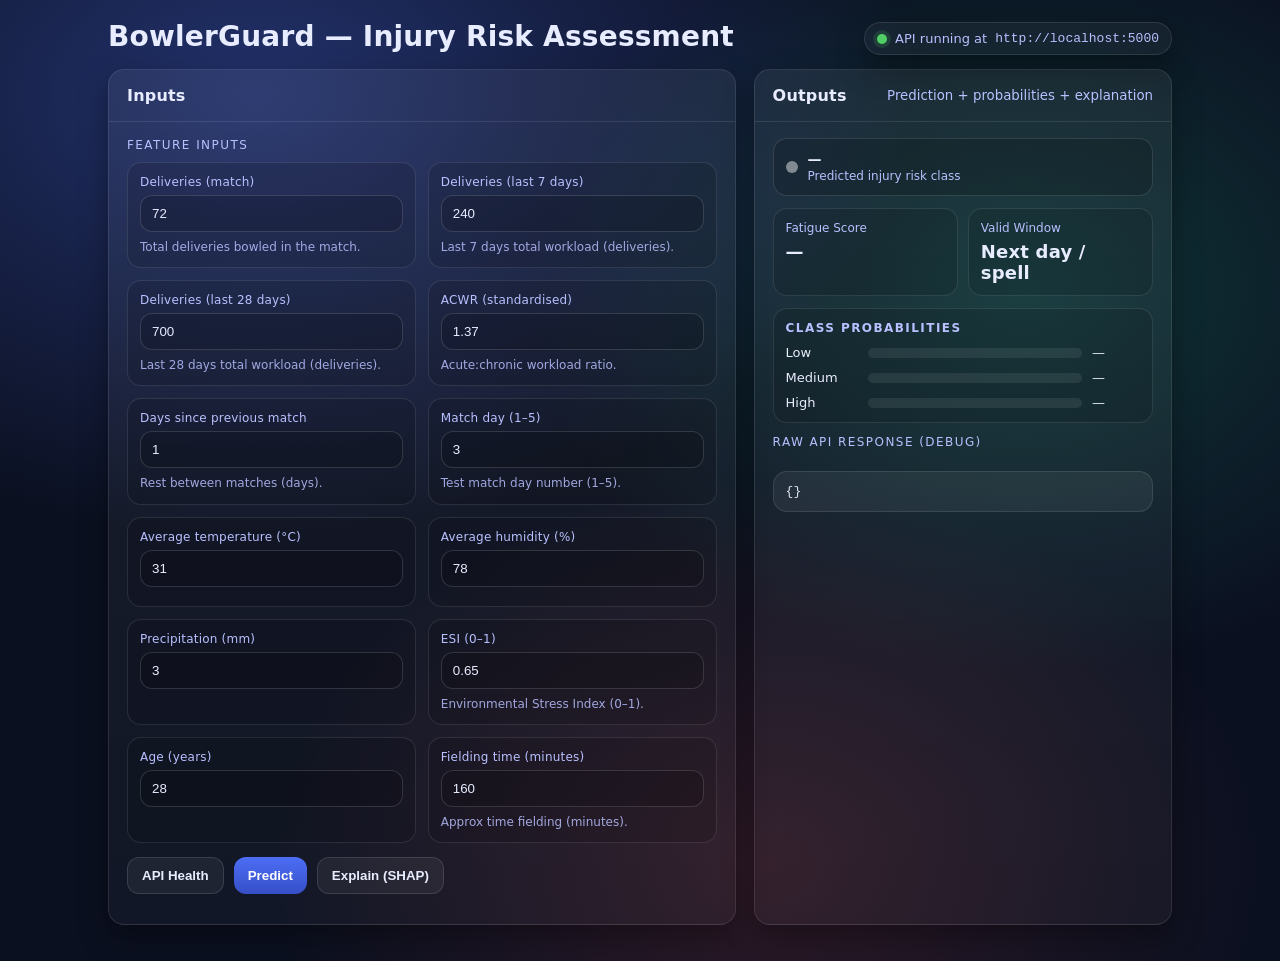
<file: .history/bowlerguard/frontend/index_20260223085942.html>
<!doctype html>
<html>
<head>
  <meta charset="utf-8"/>
  <meta name="viewport" content="width=device-width, initial-scale=1"/>
  <title>BowlerGuard</title>

  <style>
    :root{
      --bg:#0b1020;
      --card:#111a33;
      --card2:#0f1730;
      --text:#e8ecff;
      --muted:#b8c0ff;
      --line:rgba(255,255,255,.10);
      --shadow: 0 12px 30px rgba(0,0,0,.35);
      --radius:16px;

      --low:#20c997;
      --med:#f59f00;
      --high:#fa5252;
      --btn:#4c6ef5;
      --btn2:#364fc7;
    }

    *{ box-sizing:border-box; }
    body{
      margin:0;
      font-family: ui-sans-serif, system-ui, -apple-system, Segoe UI, Roboto, Helvetica, Arial;
      background: radial-gradient(1200px 800px at 20% 10%, rgba(76,110,245,.35), transparent 55%),
                  radial-gradient(900px 700px at 80% 30%, rgba(32,201,151,.20), transparent 55%),
                  radial-gradient(900px 700px at 60% 90%, rgba(250,82,82,.15), transparent 55%),
                  var(--bg);
      color:var(--text);
      min-height:100vh;
    }

    .wrap{
      max-width:1100px;
      margin:0 auto;
      padding:22px 18px 36px;
    }

    .header{
      display:flex;
      align-items:flex-start;
      justify-content:space-between;
      gap:16px;
      margin-bottom:14px;
    }

    .brand h1{
      margin:0;
      font-size:28px;
      line-height:1.1;
      letter-spacing:.2px;
    }
    .brand p{
      margin:8px 0 0;
      color:var(--muted);
      font-size:14px;
      line-height:1.4;
      max-width: 720px;
    }

    .pill{
      display:inline-flex;
      align-items:center;
      gap:8px;
      padding:8px 12px;
      border:1px solid var(--line);
      border-radius:999px;
      background:rgba(255,255,255,.04);
      box-shadow: var(--shadow);
      font-size:13px;
      color:var(--muted);
      white-space:nowrap;
    }
    .dot{
      width:10px;height:10px;border-radius:50%;
      background: #51cf66;
      box-shadow: 0 0 0 4px rgba(81,207,102,.15);
    }

    .grid{
      display:grid;
      grid-template-columns: 1.2fr .8fr;
      gap:18px;
      margin-top:14px;
    }
    @media (max-width: 980px){
      .grid{ grid-template-columns:1fr; }
      .pill{ display:none; }
    }

    .card{
      background: linear-gradient(180deg, rgba(255,255,255,.06), rgba(255,255,255,.03));
      border:1px solid var(--line);
      border-radius: var(--radius);
      box-shadow: var(--shadow);
      overflow:hidden;
    }
    .card-h{
      padding:16px 18px;
      border-bottom:1px solid var(--line);
      display:flex;
      align-items:center;
      justify-content:space-between;
      gap:12px;
    }
    .card-h h2{
      margin:0;
      font-size:16px;
      letter-spacing:.2px;
    }
    .card-h small{ color:var(--muted); }

    .card-b{ padding:16px 18px 18px; }

    .section-title{
      margin:0 0 10px;
      font-size:12px;
      color:var(--muted);
      text-transform:uppercase;
      letter-spacing:.12em;
    }

    
    #form{
      display:grid;
      grid-template-columns: repeat(2, minmax(0, 1fr));
      gap:12px;
    }
    @media (max-width: 720px){
      #form{ grid-template-columns:1fr; }
    }

    .row{
      padding:12px;
      border-radius:14px;
      border:1px solid rgba(255,255,255,.10);
      background: rgba(0,0,0,.12);
    }

    label{
      display:block;
      width:auto;
      font-size:12px;
      color:var(--muted);
      margin:0 0 6px;
      letter-spacing:.2px;
    }

    input{
      width:100%;
      padding:10px 11px;
      border-radius:12px;
      border:1px solid rgba(255,255,255,.14);
      background: rgba(0,0,0,.15);
      color:var(--text);
      outline:none;
    }
    input:focus{
      border-color: rgba(76,110,245,.75);
      box-shadow: 0 0 0 4px rgba(76,110,245,.18);
    }

    .hint{
      margin-top:7px;
      font-size:12px;
      color:rgba(184,192,255,.85);
      line-height:1.35;
    }

    .actions{
      display:flex;
      gap:10px;
      flex-wrap:wrap;
      margin-top:14px;
    }

    button{
      border:0;
      border-radius:12px;
      padding:10px 14px;
      font-weight:700;
      cursor:pointer;
      transition:.15s ease;
    }
    .btn-primary{
      background: linear-gradient(180deg, var(--btn), var(--btn2));
      color:white;
    }
    .btn-primary:hover{ transform: translateY(-1px); filter:brightness(1.05); }
    .btn-ghost{
      background: rgba(255,255,255,.06);
      color:var(--text);
      border:1px solid rgba(255,255,255,.12);
    }
    .btn-ghost:hover{ filter:brightness(1.08); }

    
    .results{
      display:flex;
      flex-direction:column;
      gap:12px;
    }
    .risk-badge{
      display:flex;
      align-items:center;
      gap:10px;
      padding:12px;
      border-radius:14px;
      border:1px solid rgba(255,255,255,.12);
      background: rgba(0,0,0,.16);
    }
    .badge-dot{
      width:12px;height:12px;border-radius:50%;
      background: rgba(255,255,255,.45);
    }
    .risk-badge.low  .badge-dot{ background: var(--low);  box-shadow:0 0 0 5px rgba(32,201,151,.16); }
    .risk-badge.med  .badge-dot{ background: var(--med);  box-shadow:0 0 0 5px rgba(245,159,0,.16); }
    .risk-badge.high .badge-dot{ background: var(--high); box-shadow:0 0 0 5px rgba(250,82,82,.16); }

    .risk-title{ font-size:14px; font-weight:800; margin:0; }
    .risk-sub{ font-size:12px; color:var(--muted); margin:2px 0 0; }

    .kpi{
      display:grid;
      grid-template-columns: 1fr 1fr;
      gap:10px;
    }
    .kpi .box{
      padding:12px;
      border-radius:14px;
      border:1px solid rgba(255,255,255,.10);
      background: rgba(0,0,0,.12);
    }
    .kpi .k{ font-size:12px; color:var(--muted); margin-bottom:6px; }
    .kpi .v{ font-size:18px; font-weight:900; letter-spacing:.2px; }

    .prob{
      border:1px solid rgba(255,255,255,.10);
      background: rgba(0,0,0,.12);
      border-radius:14px;
      padding:12px;
    }
    .prob h3{
      margin:0 0 10px;
      font-size:12px;
      color:var(--muted);
      text-transform:uppercase;
      letter-spacing:.12em;
    }
    .bar{
      display:grid;
      grid-template-columns: 72px 1fr 48px;
      gap:10px;
      align-items:center;
      margin-bottom:10px;
      font-size:13px;
    }
    .bar:last-child{ margin-bottom:0; }
    .track{
      height:10px;
      border-radius:999px;
      background: rgba(255,255,255,.08);
      overflow:hidden;
    }
    .fill{
      height:100%;
      border-radius:999px;
      width:0%;
      background: var(--btn);
    }
    .mono{
      font-family: ui-monospace, SFMono-Regular, Menlo, Monaco, Consolas, "Liberation Mono", "Courier New", monospace;
    }

    pre{
      margin:0;
      background: rgba(255,255,255,.06);
      border:1px solid rgba(255,255,255,.10);
      padding:12px;
      border-radius:14px;
      overflow:auto;
      color: rgba(232,236,255,.95);
    }

    .note{
      color:rgba(184,192,255,.75);
      font-size:12px;
      line-height:1.5;
      margin-top:12px;
    }
  </style>
</head>

<body>
  <div class="wrap">

    <div class="header">
      <div class="brand">
        <h1>BowlerGuard — Injury Risk Assessment</h1>
        
      </div>

      <div class="pill">
        <span class="dot"></span>
        API running at <span class="mono">http://localhost:5000</span>
      </div>
    </div>

    <div class="grid">

      
      <div class="card">
        <div class="card-h">
          <h2>Inputs</h2>
          
        </div>
        <div class="card-b">
          <p class="section-title">Feature Inputs</p>
          <div id="form"></div>

          <div class="actions">
            <button class="btn-ghost" onclick="health()">API Health</button>
            <button class="btn-primary" onclick="predict()">Predict</button>
            <button class="btn-ghost" onclick="explain()">Explain (SHAP)</button>
          </div>

          <div class="note">
            
          </div>
        </div>
      </div>

      
      <div class="card">
        <div class="card-h">
          <h2>Outputs</h2>
          <small>Prediction + probabilities + explanation</small>
        </div>

        <div class="card-b">
          <div class="results">

            
            <div class="risk-badge" id="riskBadge">
              <div class="badge-dot"></div>
              <div>
                <p class="risk-title" id="riskLabelText">—</p>
                <p class="risk-sub">Predicted injury risk class</p>
              </div>
            </div>

            <div class="kpi">
              <div class="box">
                <div class="k">Fatigue Score</div>
                <div class="v" id="fatigueText">—</div>
              </div>
              <div class="box">
                <div class="k">Valid Window</div>
                <div class="v">Next day / spell</div>
              </div>
            </div>

            <div class="prob">
              <h3>Class Probabilities</h3>

              <div class="bar">
                <div>Low</div>
                <div class="track"><div class="fill" id="pLow"></div></div>
                <div id="pLowTxt">—</div>
              </div>

              <div class="bar">
                <div>Medium</div>
                <div class="track"><div class="fill" id="pMed"></div></div>
                <div id="pMedTxt">—</div>
              </div>

              <div class="bar">
                <div>High</div>
                <div class="track"><div class="fill" id="pHigh"></div></div>
                <div id="pHighTxt">—</div>
              </div>
            </div>

            <!-- Raw JSON output kept for safety -->
            <p class="section-title">Raw API Response (debug)</p>
            <pre id="out">{}</pre>

          </div>
        </div>
      </div>

    </div>
  </div>


<script>
const API = "http://localhost:5000";

const featureCols = [
 "deliveries_match","deliveries_7d","deliveries_28d","acwr_std","days_since_prev",
 "match_day","avg_temp_c","avg_humidity_pct","precip_mm","esi_norm",
 "age_years","inferred_fielding_time_minutes"
];

const defaults = {
 "deliveries_match": 72,
 "deliveries_7d": 240,
 "deliveries_28d": 700,
 "acwr_std": 1.37,
 "days_since_prev": 1,
 "match_day": 3,
 "avg_temp_c": 31,
 "avg_humidity_pct": 78,
 "precip_mm": 3,
 "esi_norm": 0.65,
 "age_years": 28,
 "inferred_fielding_time_minutes": 160
};


const pretty = {
  deliveries_match: "Deliveries (match)",
  deliveries_7d: "Deliveries (last 7 days)",
  deliveries_28d: "Deliveries (last 28 days)",
  acwr_std: "ACWR (standardised)",
  days_since_prev: "Days since previous match",
  match_day: "Match day (1–5)",
  avg_temp_c: "Average temperature (°C)",
  avg_humidity_pct: "Average humidity (%)",
  precip_mm: "Precipitation (mm)",
  esi_norm: "ESI (0–1)",
  age_years: "Age (years)",
  inferred_fielding_time_minutes: "Fielding time (minutes)"
};

const hints = {
  deliveries_match: "Total deliveries bowled in the match.",
  deliveries_7d: "Last 7 days total workload (deliveries).",
  deliveries_28d: "Last 28 days total workload (deliveries).",
  acwr_std: "Acute:chronic workload ratio.",
  days_since_prev: "Rest between matches (days).",
  match_day: "Test match day number (1–5).",
  esi_norm: "Environmental Stress Index (0–1).",
  inferred_fielding_time_minutes: "Approx time fielding (minutes)."
};

const container = document.getElementById("form");
featureCols.forEach(c => {
  const div = document.createElement("div");
  div.className = "row";
  div.innerHTML = `
    <label for="${c}">${pretty[c] ?? c}</label>
    <input id="${c}" value="${defaults[c] ?? 0}" inputmode="decimal">
    <div class="hint">${hints[c] ?? ""}</div>
  `;
  container.appendChild(div);
});

function buildPayload(){
  const payload = {};
  featureCols.forEach(c => payload[c] = Number(document.getElementById(c).value));
  return payload;
}

function show(obj){
  document.getElementById("out").textContent = JSON.stringify(obj, null, 2);
}

function renderPrettyOutputs(obj){
  
  show(obj);

  
  if (obj && obj.error){
    document.getElementById("riskLabelText").innerText = "Error";
    document.getElementById("fatigueText").innerText = "—";
    document.getElementById("pLowTxt").innerText = "—";
    document.getElementById("pMedTxt").innerText = "—";
    document.getElementById("pHighTxt").innerText = "—";
    document.getElementById("pLow").style.width = "0%";
    document.getElementById("pMed").style.width = "0%";
    document.getElementById("pHigh").style.width = "0%";
    document.getElementById("riskBadge").classList.remove("low","med","high");
    return;
  }

  
  const label = (obj.predicted_label || "—");
  document.getElementById("riskLabelText").innerText = label;

  
  const badge = document.getElementById("riskBadge");
  badge.classList.remove("low","med","high");
  if (label.toLowerCase() === "low") badge.classList.add("low");
  if (label.toLowerCase() === "medium") badge.classList.add("med");
  if (label.toLowerCase() === "high") badge.classList.add("high");

  
  if (obj.fatigue_score !== undefined && obj.fatigue_score !== null){
    const f = Number(obj.fatigue_score);
    document.getElementById("fatigueText").innerText = isFinite(f) ? f.toFixed(1) : "—";
  } else {
    document.getElementById("fatigueText").innerText = "—";
  }

  
  const probs = obj.probabilities || {};
  const pLow = (probs.Low ?? 0) * 100;
  const pMed = (probs.Medium ?? 0) * 100;
  const pHigh = (probs.High ?? 0) * 100;

  document.getElementById("pLow").style.width = pLow.toFixed(0) + "%";
  document.getElementById("pMed").style.width = pMed.toFixed(0) + "%";
  document.getElementById("pHigh").style.width = pHigh.toFixed(0) + "%";

  document.getElementById("pLowTxt").innerText = pLow.toFixed(0) + "%";
  document.getElementById("pMedTxt").innerText = pMed.toFixed(0) + "%";
  document.getElementById("pHighTxt").innerText = pHigh.toFixed(0) + "%";
}

async function health(){
  const r = await fetch(API + "/health");
  renderPrettyOutputs(await r.json());
}

async function predict(){
  const payload = buildPayload();
  const r = await fetch(API + "/predict", {
    method:"POST",
    headers:{"Content-Type":"application/json"},
    body: JSON.stringify(payload)
  });
  renderPrettyOutputs(await r.json());
}

async function explain(){
  const payload = buildPayload();
  const r = await fetch(API + "/explain", {
    method:"POST",
    headers:{"Content-Type":"application/json"},
    body: JSON.stringify(payload)
  });
  
  show(await r.json());
}
</script>
</body>
</html>
</file>
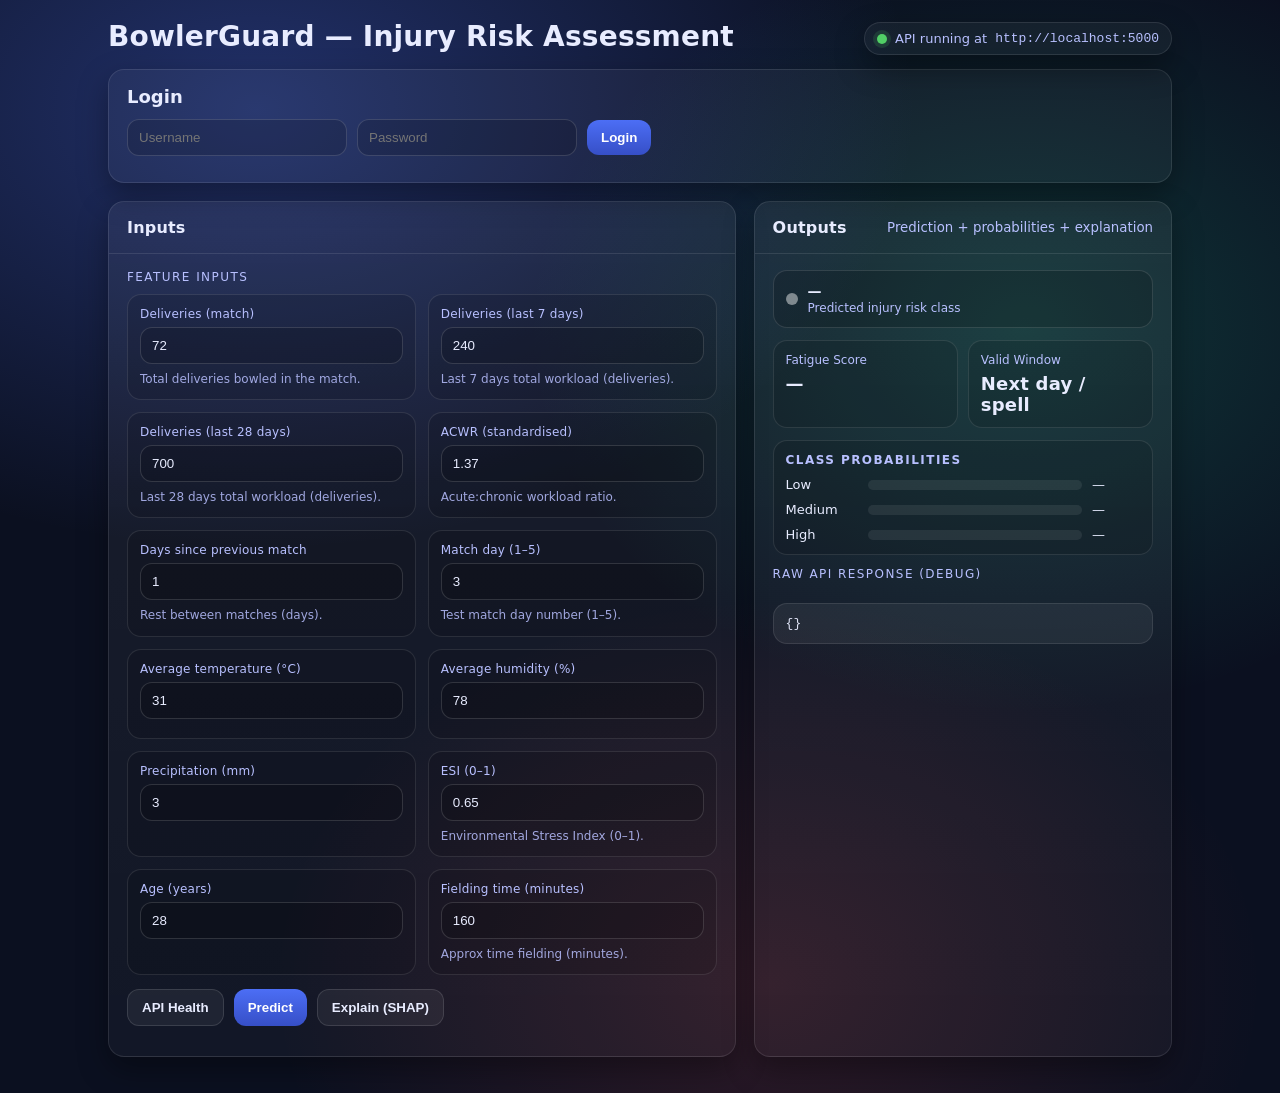
<file: .history/bowlerguard/frontend/index_20260307100300.html>
<!doctype html>
<html>
<head>
  <meta charset="utf-8"/>
  <meta name="viewport" content="width=device-width, initial-scale=1"/>
  <title>BowlerGuard</title>

  <style>
    :root{
      --bg:#0b1020;
      --card:#111a33;
      --card2:#0f1730;
      --text:#e8ecff;
      --muted:#b8c0ff;
      --line:rgba(255,255,255,.10);
      --shadow: 0 12px 30px rgba(0,0,0,.35);
      --radius:16px;

      --low:#20c997;
      --med:#f59f00;
      --high:#fa5252;
      --btn:#4c6ef5;
      --btn2:#364fc7;
    }

    *{ box-sizing:border-box; }
    body{
      margin:0;
      font-family: ui-sans-serif, system-ui, -apple-system, Segoe UI, Roboto, Helvetica, Arial;
      background: radial-gradient(1200px 800px at 20% 10%, rgba(76,110,245,.35), transparent 55%),
                  radial-gradient(900px 700px at 80% 30%, rgba(32,201,151,.20), transparent 55%),
                  radial-gradient(900px 700px at 60% 90%, rgba(250,82,82,.15), transparent 55%),
                  var(--bg);
      color:var(--text);
      min-height:100vh;
    }

    .wrap{
      max-width:1100px;
      margin:0 auto;
      padding:22px 18px 36px;
    }

    .header{
      display:flex;
      align-items:flex-start;
      justify-content:space-between;
      gap:16px;
      margin-bottom:14px;
    }

    .brand h1{
      margin:0;
      font-size:28px;
      line-height:1.1;
      letter-spacing:.2px;
    }
    .brand p{
      margin:8px 0 0;
      color:var(--muted);
      font-size:14px;
      line-height:1.4;
      max-width: 720px;
    }

    .pill{
      display:inline-flex;
      align-items:center;
      gap:8px;
      padding:8px 12px;
      border:1px solid var(--line);
      border-radius:999px;
      background:rgba(255,255,255,.04);
      box-shadow: var(--shadow);
      font-size:13px;
      color:var(--muted);
      white-space:nowrap;
    }
    .dot{
      width:10px;height:10px;border-radius:50%;
      background: #51cf66;
      box-shadow: 0 0 0 4px rgba(81,207,102,.15);
    }

    .grid{
      display:grid;
      grid-template-columns: 1.2fr .8fr;
      gap:18px;
      margin-top:14px;
    }
    @media (max-width: 980px){
      .grid{ grid-template-columns:1fr; }
      .pill{ display:none; }
    }

    .card{
      background: linear-gradient(180deg, rgba(255,255,255,.06), rgba(255,255,255,.03));
      border:1px solid var(--line);
      border-radius: var(--radius);
      box-shadow: var(--shadow);
      overflow:hidden;
    }
    .card-h{
      padding:16px 18px;
      border-bottom:1px solid var(--line);
      display:flex;
      align-items:center;
      justify-content:space-between;
      gap:12px;
    }
    .card-h h2{
      margin:0;
      font-size:16px;
      letter-spacing:.2px;
    }
    .card-h small{ color:var(--muted); }

    .card-b{ padding:16px 18px 18px; }

    .section-title{
      margin:0 0 10px;
      font-size:12px;
      color:var(--muted);
      text-transform:uppercase;
      letter-spacing:.12em;
    }

    #form{
      display:grid;
      grid-template-columns: repeat(2, minmax(0, 1fr));
      gap:12px;
    }
    @media (max-width: 720px){
      #form{ grid-template-columns:1fr; }
    }

    .row{
      padding:12px;
      border-radius:14px;
      border:1px solid rgba(255,255,255,.10);
      background: rgba(0,0,0,.12);
    }

    label{
      display:block;
      width:auto;
      font-size:12px;
      color:var(--muted);
      margin:0 0 6px;
      letter-spacing:.2px;
    }

    input{
      width:100%;
      padding:10px 11px;
      border-radius:12px;
      border:1px solid rgba(255,255,255,.14);
      background: rgba(0,0,0,.15);
      color:var(--text);
      outline:none;
    }
    input:focus{
      border-color: rgba(76,110,245,.75);
      box-shadow: 0 0 0 4px rgba(76,110,245,.18);
    }

    .hint{
      margin-top:7px;
      font-size:12px;
      color:rgba(184,192,255,.85);
      line-height:1.35;
    }

    .actions{
      display:flex;
      gap:10px;
      flex-wrap:wrap;
      margin-top:14px;
    }

    button{
      border:0;
      border-radius:12px;
      padding:10px 14px;
      font-weight:700;
      cursor:pointer;
      transition:.15s ease;
    }
    .btn-primary{
      background: linear-gradient(180deg, var(--btn), var(--btn2));
      color:white;
    }
    .btn-primary:hover{ transform: translateY(-1px); filter:brightness(1.05); }
    .btn-ghost{
      background: rgba(255,255,255,.06);
      color:var(--text);
      border:1px solid rgba(255,255,255,.12);
    }
    .btn-ghost:hover{ filter:brightness(1.08); }

    .results{
      display:flex;
      flex-direction:column;
      gap:12px;
    }
    .risk-badge{
      display:flex;
      align-items:center;
      gap:10px;
      padding:12px;
      border-radius:14px;
      border:1px solid rgba(255,255,255,.12);
      background: rgba(0,0,0,.16);
    }
    .badge-dot{
      width:12px;height:12px;border-radius:50%;
      background: rgba(255,255,255,.45);
    }
    .risk-badge.low  .badge-dot{ background: var(--low);  box-shadow:0 0 0 5px rgba(32,201,151,.16); }
    .risk-badge.med  .badge-dot{ background: var(--med);  box-shadow:0 0 0 5px rgba(245,159,0,.16); }
    .risk-badge.high .badge-dot{ background: var(--high); box-shadow:0 0 0 5px rgba(250,82,82,.16); }

    .risk-title{ font-size:14px; font-weight:800; margin:0; }
    .risk-sub{ font-size:12px; color:var(--muted); margin:2px 0 0; }

    .kpi{
      display:grid;
      grid-template-columns: 1fr 1fr;
      gap:10px;
    }
    .kpi .box{
      padding:12px;
      border-radius:14px;
      border:1px solid rgba(255,255,255,.10);
      background: rgba(0,0,0,.12);
    }
    .kpi .k{ font-size:12px; color:var(--muted); margin-bottom:6px; }
    .kpi .v{ font-size:18px; font-weight:900; letter-spacing:.2px; }

    .prob{
      border:1px solid rgba(255,255,255,.10);
      background: rgba(0,0,0,.12);
      border-radius:14px;
      padding:12px;
    }
    .prob h3{
      margin:0 0 10px;
      font-size:12px;
      color:var(--muted);
      text-transform:uppercase;
      letter-spacing:.12em;
    }
    .bar{
      display:grid;
      grid-template-columns: 72px 1fr 48px;
      gap:10px;
      align-items:center;
      margin-bottom:10px;
      font-size:13px;
    }
    .bar:last-child{ margin-bottom:0; }
    .track{
      height:10px;
      border-radius:999px;
      background: rgba(255,255,255,.08);
      overflow:hidden;
    }
    .fill{
      height:100%;
      border-radius:999px;
      width:0%;
      background: var(--btn);
    }
    .mono{
      font-family: ui-monospace, SFMono-Regular, Menlo, Monaco, Consolas, "Liberation Mono", "Courier New", monospace;
    }

    pre{
      margin:0;
      background: rgba(255,255,255,.06);
      border:1px solid rgba(255,255,255,.10);
      padding:12px;
      border-radius:14px;
      overflow:auto;
      color: rgba(232,236,255,.95);
    }

    .note{
      color:rgba(184,192,255,.75);
      font-size:12px;
      line-height:1.5;
      margin-top:12px;
    }

    .login-box{
      margin-bottom:18px;
      padding:16px 18px;
      border-radius:16px;
      border:1px solid rgba(255,255,255,.10);
      background: rgba(255,255,255,.04);
      box-shadow: var(--shadow);
    }
    .login-box h3{
      margin:0 0 12px;
      font-size:18px;
    }
    .login-inline{
      display:flex;
      gap:10px;
      flex-wrap:wrap;
      align-items:center;
    }
    .login-inline input{
      max-width:220px;
    }
    #loginStatus{
      margin:10px 0 0;
      color:var(--muted);
      font-size:14px;
    }
  </style>
</head>

<body>
  <div class="wrap">

    <div class="header">
      <div class="brand">
        <h1>BowlerGuard — Injury Risk Assessment</h1>
      </div>

      <div class="pill">
        <span class="dot"></span>
        API running at <span class="mono">http://localhost:5000</span>
      </div>
    </div>

    <div class="login-box">
      <h3>Login</h3>
      <div class="login-inline">
        <input id="username" placeholder="Username">
        <input id="password" type="password" placeholder="Password">
        <button class="btn-primary" onclick="login()">Login</button>
      </div>
      <p id="loginStatus"></p>
    </div>

    <div class="grid">

      <div class="card">
        <div class="card-h">
          <h2>Inputs</h2>
        </div>
        <div class="card-b">
          <p class="section-title">Feature Inputs</p>
          <div id="form"></div>

          <div class="actions">
            <button class="btn-ghost" onclick="health()">API Health</button>
            <button class="btn-primary" onclick="predict()">Predict</button>
            <button class="btn-ghost" onclick="explain()">Explain (SHAP)</button>
          </div>

          <div class="note"></div>
        </div>
      </div>

      <div class="card">
        <div class="card-h">
          <h2>Outputs</h2>
          <small>Prediction + probabilities + explanation</small>
        </div>

        <div class="card-b">
          <div class="results">

            <div class="risk-badge" id="riskBadge">
              <div class="badge-dot"></div>
              <div>
                <p class="risk-title" id="riskLabelText">—</p>
                <p class="risk-sub">Predicted injury risk class</p>
              </div>
            </div>

            <div class="kpi">
              <div class="box">
                <div class="k">Fatigue Score</div>
                <div class="v" id="fatigueText">—</div>
              </div>
              <div class="box">
                <div class="k">Valid Window</div>
                <div class="v">Next day / spell</div>
              </div>
            </div>

            <div class="prob">
              <h3>Class Probabilities</h3>

              <div class="bar">
                <div>Low</div>
                <div class="track"><div class="fill" id="pLow"></div></div>
                <div id="pLowTxt">—</div>
              </div>

              <div class="bar">
                <div>Medium</div>
                <div class="track"><div class="fill" id="pMed"></div></div>
                <div id="pMedTxt">—</div>
              </div>

              <div class="bar">
                <div>High</div>
                <div class="track"><div class="fill" id="pHigh"></div></div>
                <div id="pHighTxt">—</div>
              </div>
            </div>

            <p class="section-title">Raw API Response (debug)</p>
            <pre id="out">{}</pre>

          </div>
        </div>
      </div>

    </div>
  </div>

<script>
const API = "http://localhost:5000";

const featureCols = [
 "deliveries_match","deliveries_7d","deliveries_28d","acwr_std","days_since_prev",
 "match_day","avg_temp_c","avg_humidity_pct","precip_mm","esi_norm",
 "age_years","inferred_fielding_time_minutes"
];

const defaults = {
 "deliveries_match": 72,
 "deliveries_7d": 240,
 "deliveries_28d": 700,
 "acwr_std": 1.37,
 "days_since_prev": 1,
 "match_day": 3,
 "avg_temp_c": 31,
 "avg_humidity_pct": 78,
 "precip_mm": 3,
 "esi_norm": 0.65,
 "age_years": 28,
 "inferred_fielding_time_minutes": 160
};

const pretty = {
  deliveries_match: "Deliveries (match)",
  deliveries_7d: "Deliveries (last 7 days)",
  deliveries_28d: "Deliveries (last 28 days)",
  acwr_std: "ACWR (standardised)",
  days_since_prev: "Days since previous match",
  match_day: "Match day (1–5)",
  avg_temp_c: "Average temperature (°C)",
  avg_humidity_pct: "Average humidity (%)",
  precip_mm: "Precipitation (mm)",
  esi_norm: "ESI (0–1)",
  age_years: "Age (years)",
  inferred_fielding_time_minutes: "Fielding time (minutes)"
};

const hints = {
  deliveries_match: "Total deliveries bowled in the match.",
  deliveries_7d: "Last 7 days total workload (deliveries).",
  deliveries_28d: "Last 28 days total workload (deliveries).",
  acwr_std: "Acute:chronic workload ratio.",
  days_since_prev: "Rest between matches (days).",
  match_day: "Test match day number (1–5).",
  esi_norm: "Environmental Stress Index (0–1).",
  inferred_fielding_time_minutes: "Approx time fielding (minutes)."
};

const container = document.getElementById("form");
featureCols.forEach(c => {
  const div = document.createElement("div");
  div.className = "row";
  div.innerHTML = `
    <label for="${c}">${pretty[c] ?? c}</label>
    <input id="${c}" value="${defaults[c] ?? 0}" inputmode="decimal">
    <div class="hint">${hints[c] ?? ""}</div>
  `;
  container.appendChild(div);
});

function buildPayload(){
  const payload = {};
  featureCols.forEach(c => payload[c] = Number(document.getElementById(c).value));
  return payload;
}

function show(obj){
  document.getElementById("out").textContent = JSON.stringify(obj, null, 2);
}

function renderPrettyOutputs(obj){
  show(obj);

  if (obj && obj.error){
    document.getElementById("riskLabelText").innerText = "Error";
    document.getElementById("fatigueText").innerText = "—";
    document.getElementById("pLowTxt").innerText = "—";
    document.getElementById("pMedTxt").innerText = "—";
    document.getElementById("pHighTxt").innerText = "—";
    document.getElementById("pLow").style.width = "0%";
    document.getElementById("pMed").style.width = "0%";
    document.getElementById("pHigh").style.width = "0%";
    document.getElementById("riskBadge").classList.remove("low","med","high");
    return;
  }

  const label = (obj.predicted_label || "—");
  document.getElementById("riskLabelText").innerText = label;

  const badge = document.getElementById("riskBadge");
  badge.classList.remove("low","med","high");
  if (label.toLowerCase() === "low") badge.classList.add("low");
  if (label.toLowerCase() === "medium") badge.classList.add("med");
  if (label.toLowerCase() === "high") badge.classList.add("high");

  if (obj.fatigue_score !== undefined && obj.fatigue_score !== null){
    const f = Number(obj.fatigue_score);
    document.getElementById("fatigueText").innerText = isFinite(f) ? f.toFixed(1) : "—";
  } else {
    document.getElementById("fatigueText").innerText = "—";
  }

  const probs = obj.probabilities || {};
  const pLow = (probs.Low ?? 0) * 100;
  const pMed = (probs.Medium ?? 0) * 100;
  const pHigh = (probs.High ?? 0) * 100;

  document.getElementById("pLow").style.width = pLow.toFixed(0) + "%";
  document.getElementById("pMed").style.width = pMed.toFixed(0) + "%";
  document.getElementById("pHigh").style.width = pHigh.toFixed(0) + "%";

  document.getElementById("pLowTxt").innerText = pLow.toFixed(0) + "%";
  document.getElementById("pMedTxt").innerText = pMed.toFixed(0) + "%";
  document.getElementById("pHighTxt").innerText = pHigh.toFixed(0) + "%";
}

async function login(){
  const username = document.getElementById("username").value;
  const password = document.getElementById("password").value;

  const r = await fetch(API + "/login", {
    method: "POST",
    headers: {"Content-Type":"application/json"},
    credentials: "include",
    body: JSON.stringify({ username, password })
  });

  const data = await r.json();
  if (data.error){
    document.getElementById("loginStatus").innerText = data.error;
  } else {
    document.getElementById("loginStatus").innerText =
      data.message + " | Role: " + data.role;
  }
}

async function health(){
  const r = await fetch(API + "/health", {
    credentials: "include"
  });
  renderPrettyOutputs(await r.json());
}

async function predict(){
  const payload = buildPayload();
  const r = await fetch(API + "/predict", {
    method:"POST",
    headers:{"Content-Type":"application/json"},
    credentials: "include",
    body: JSON.stringify(payload)
  });
  renderPrettyOutputs(await r.json());
}

async function explain(){
  const payload = buildPayload();
  const r = await fetch(API + "/explain", {
    method:"POST",
    headers:{"Content-Type":"application/json"},
    credentials: "include",
    body: JSON.stringify(payload)
  });

  show(await r.json());
}
</script>
</body>
</html>
</file>
